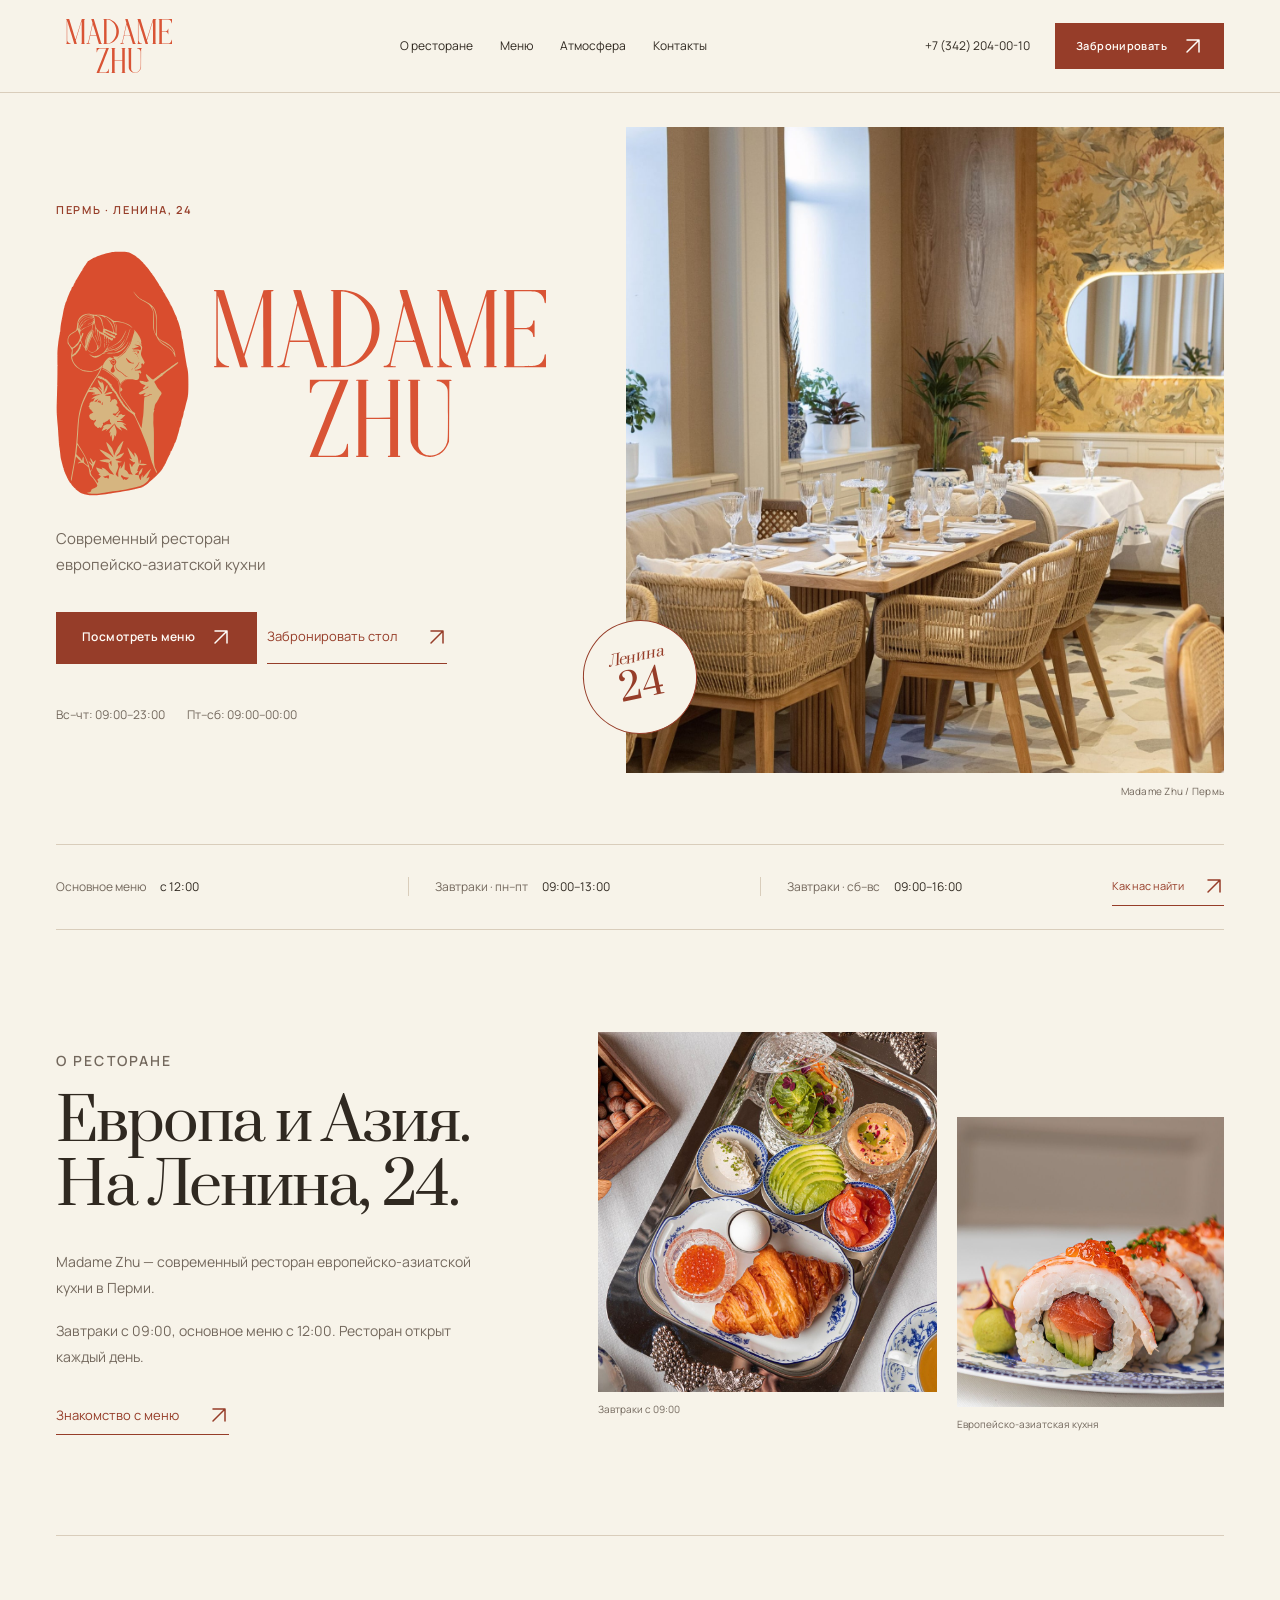
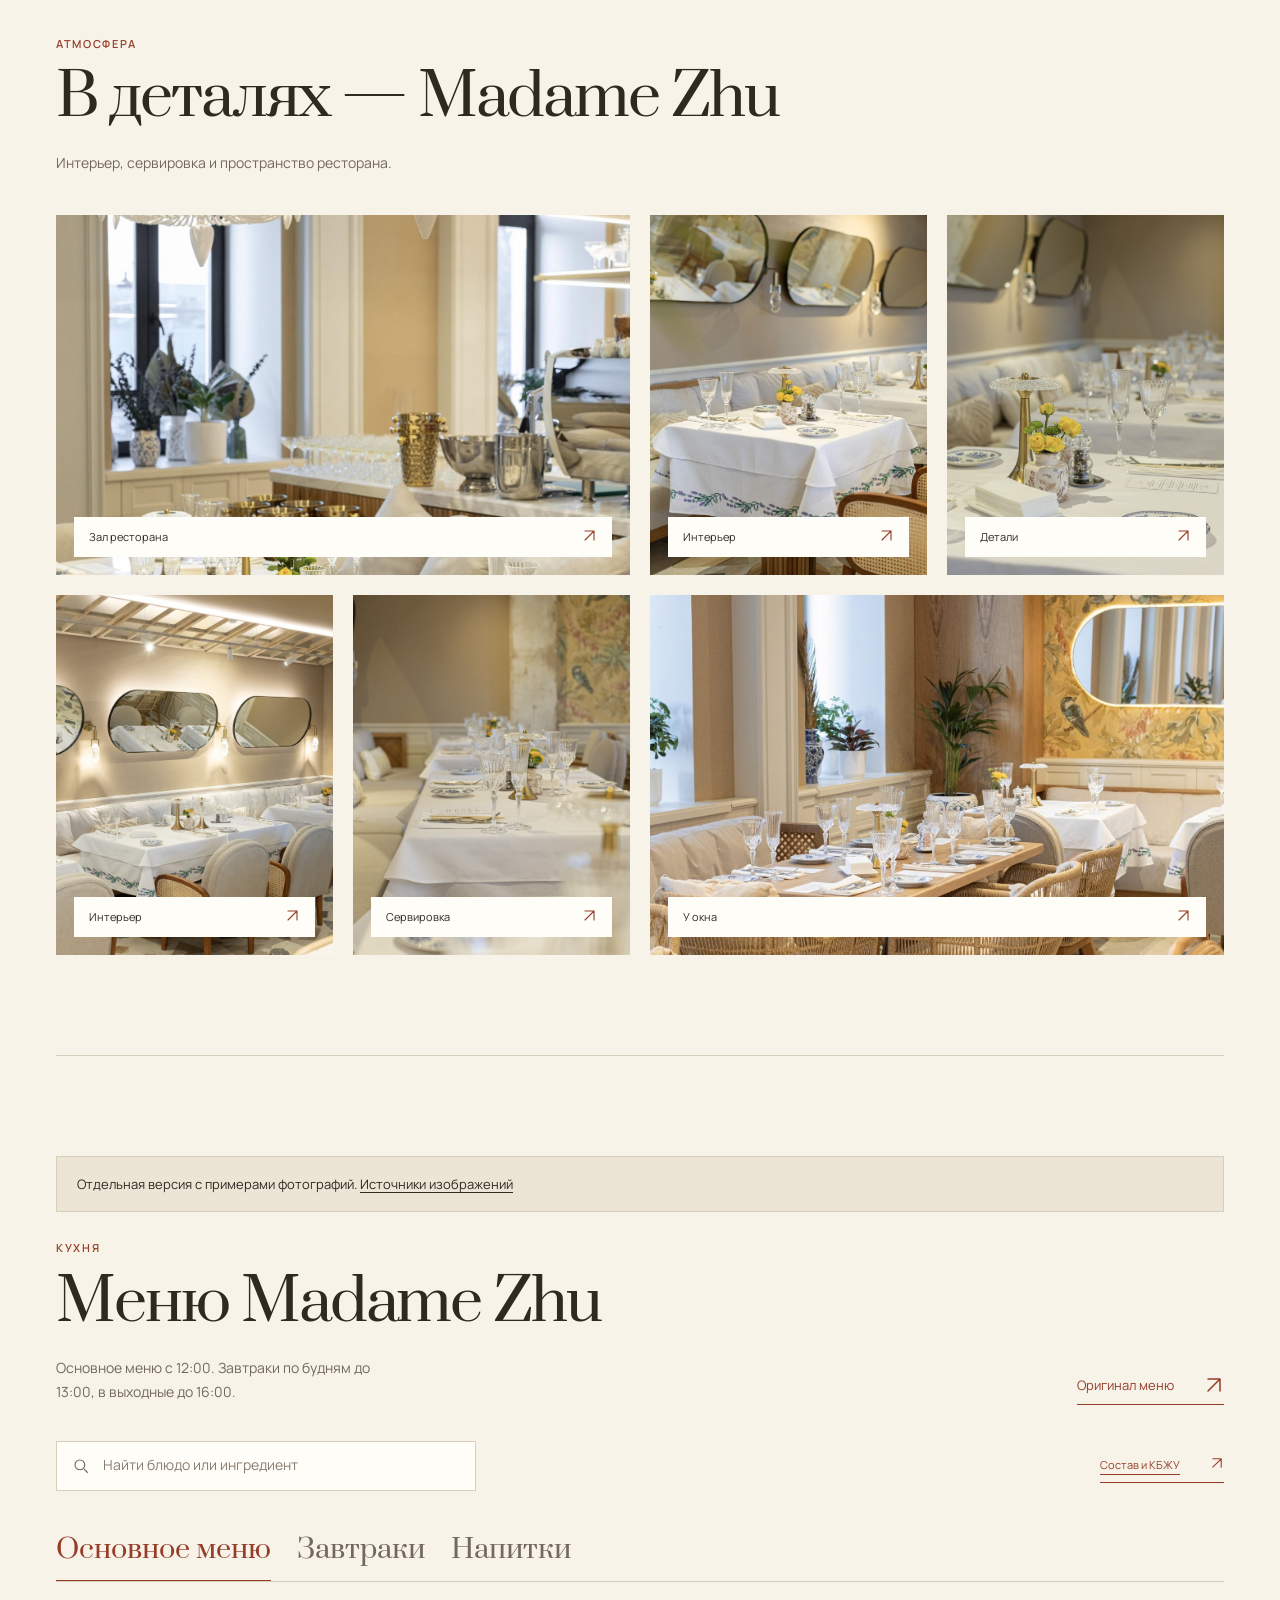
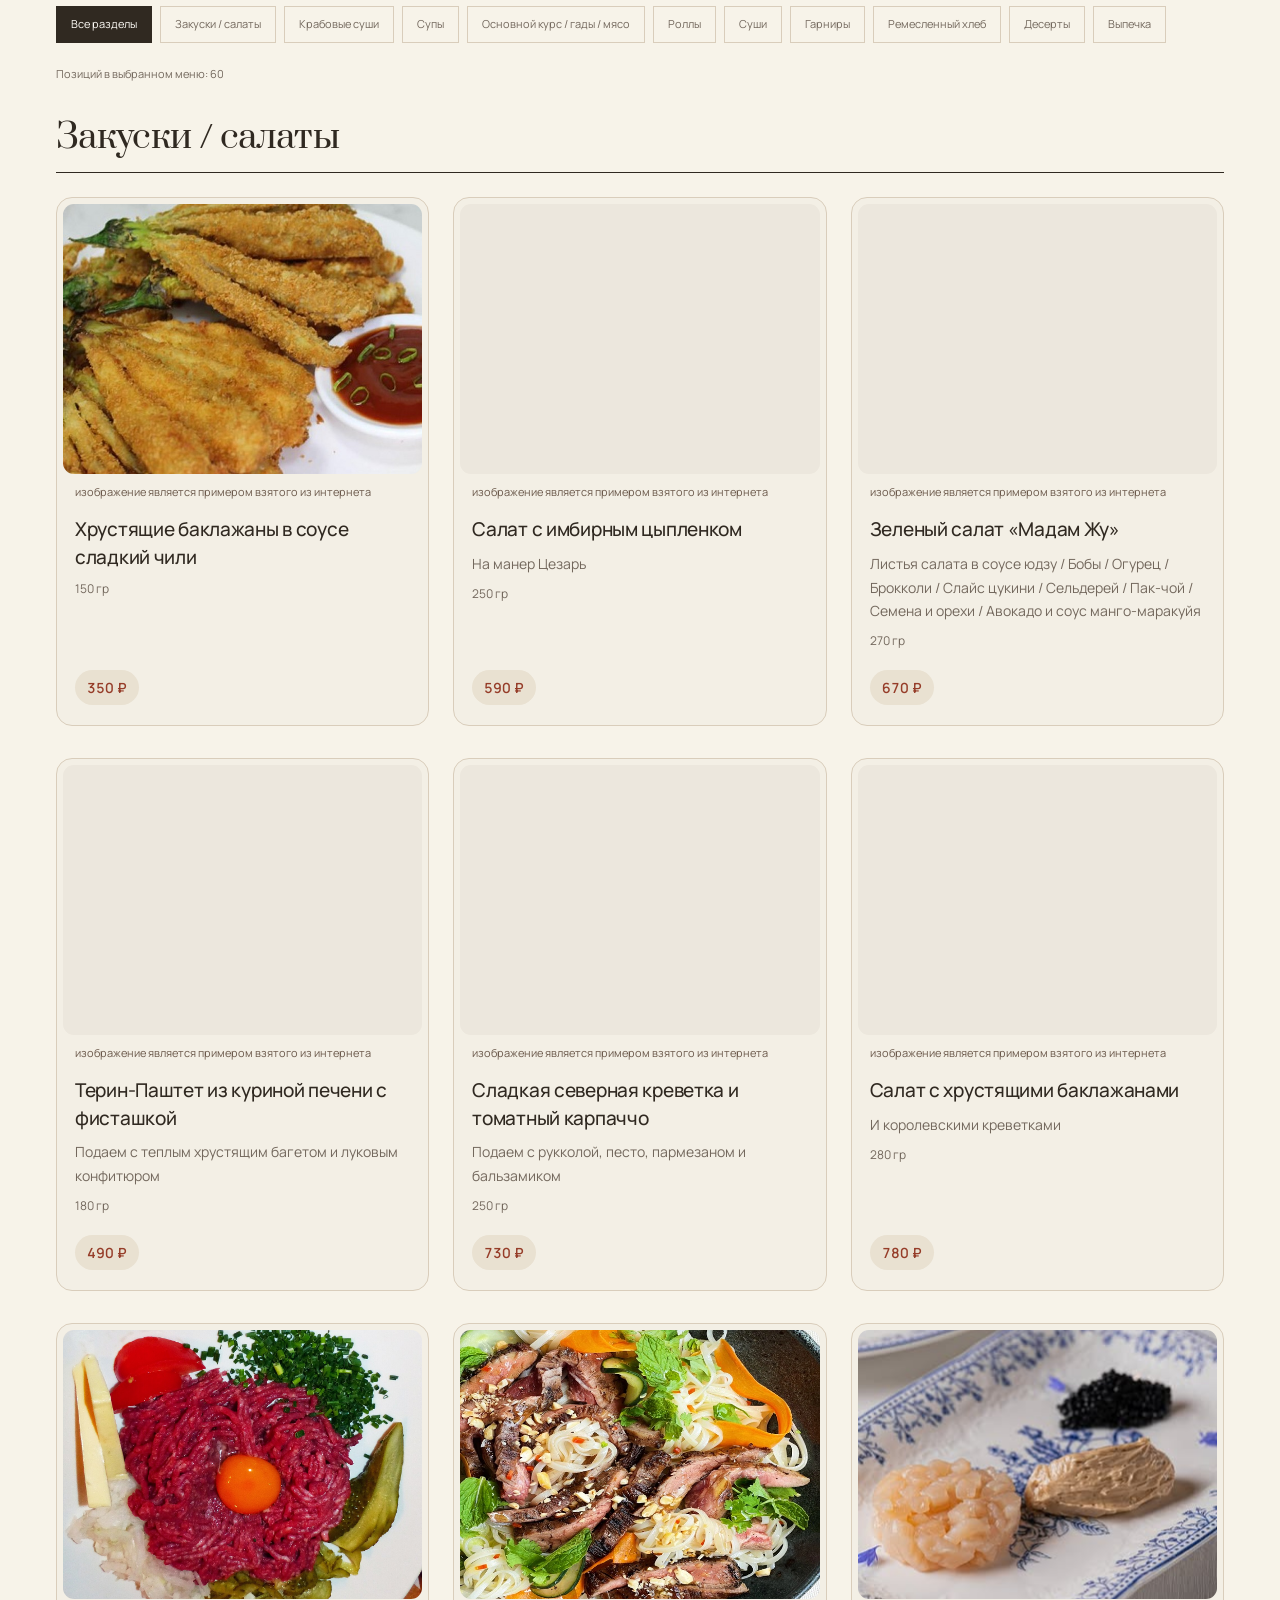
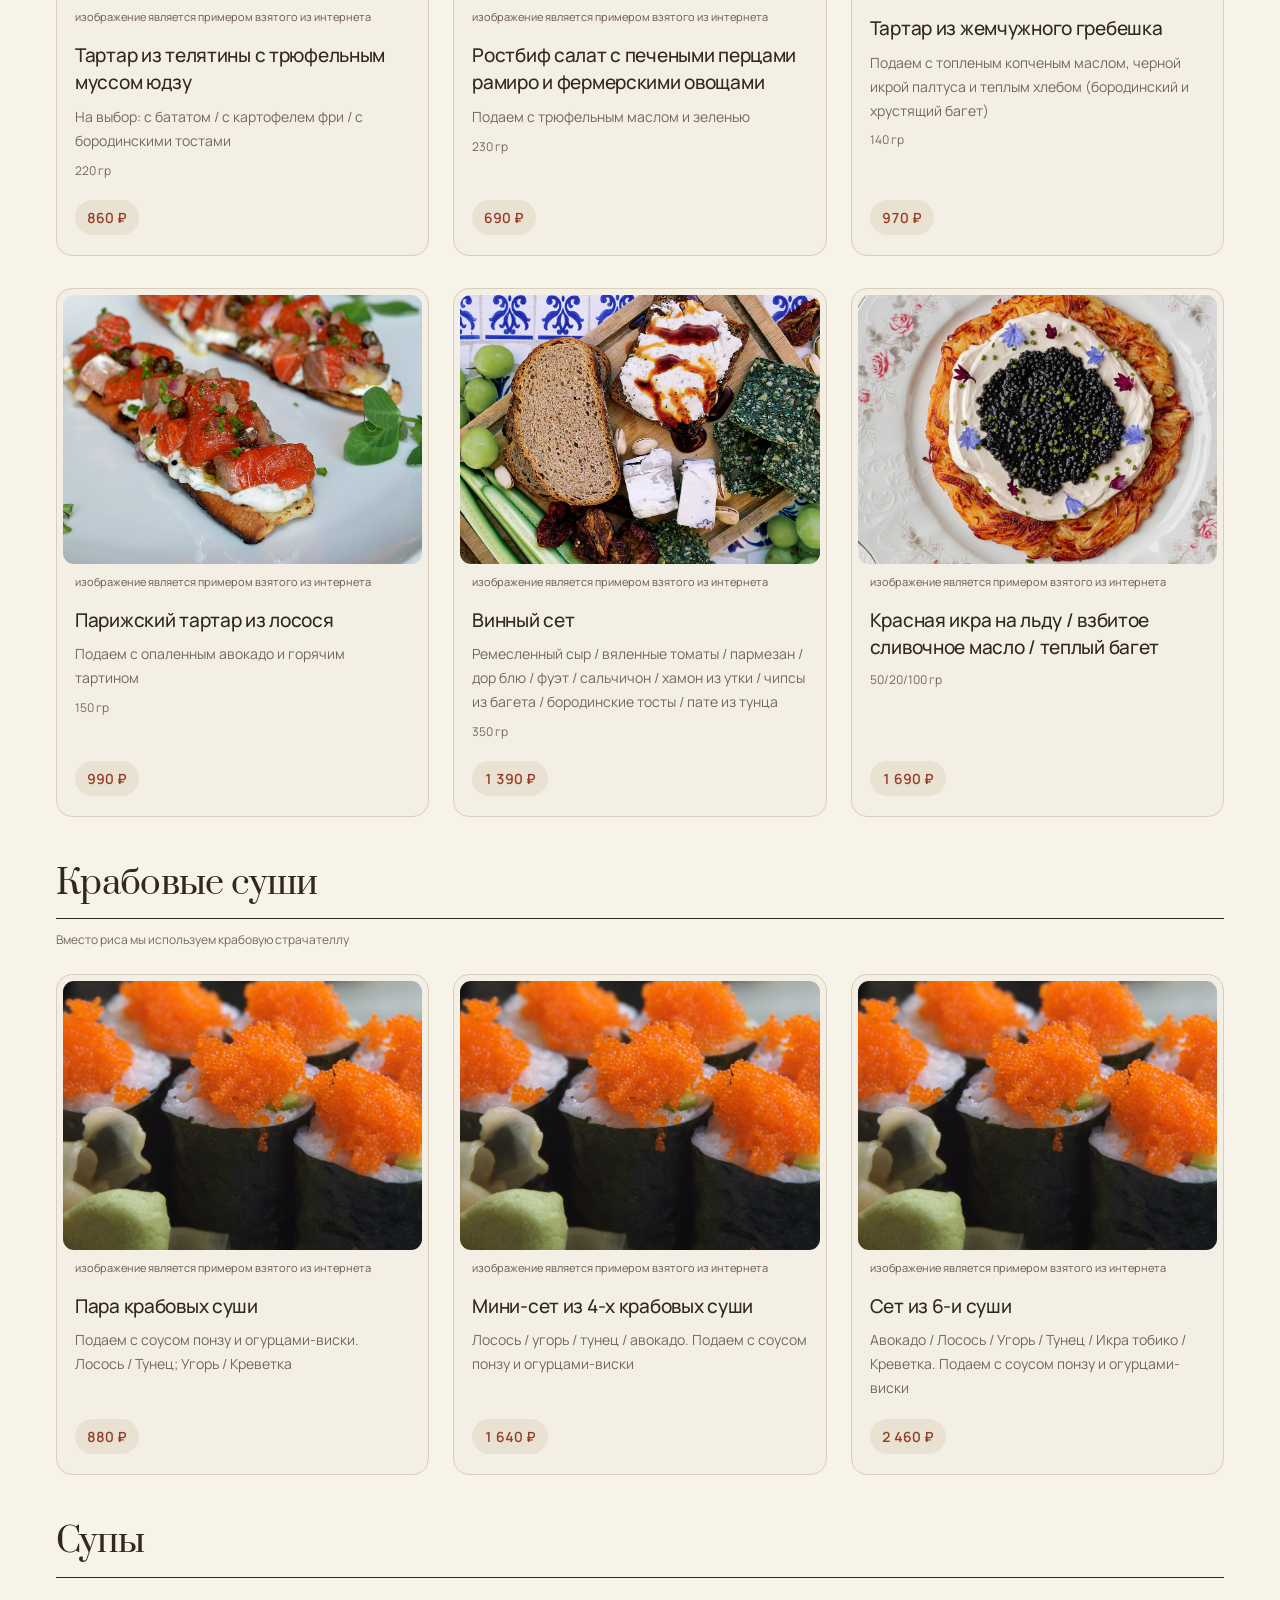
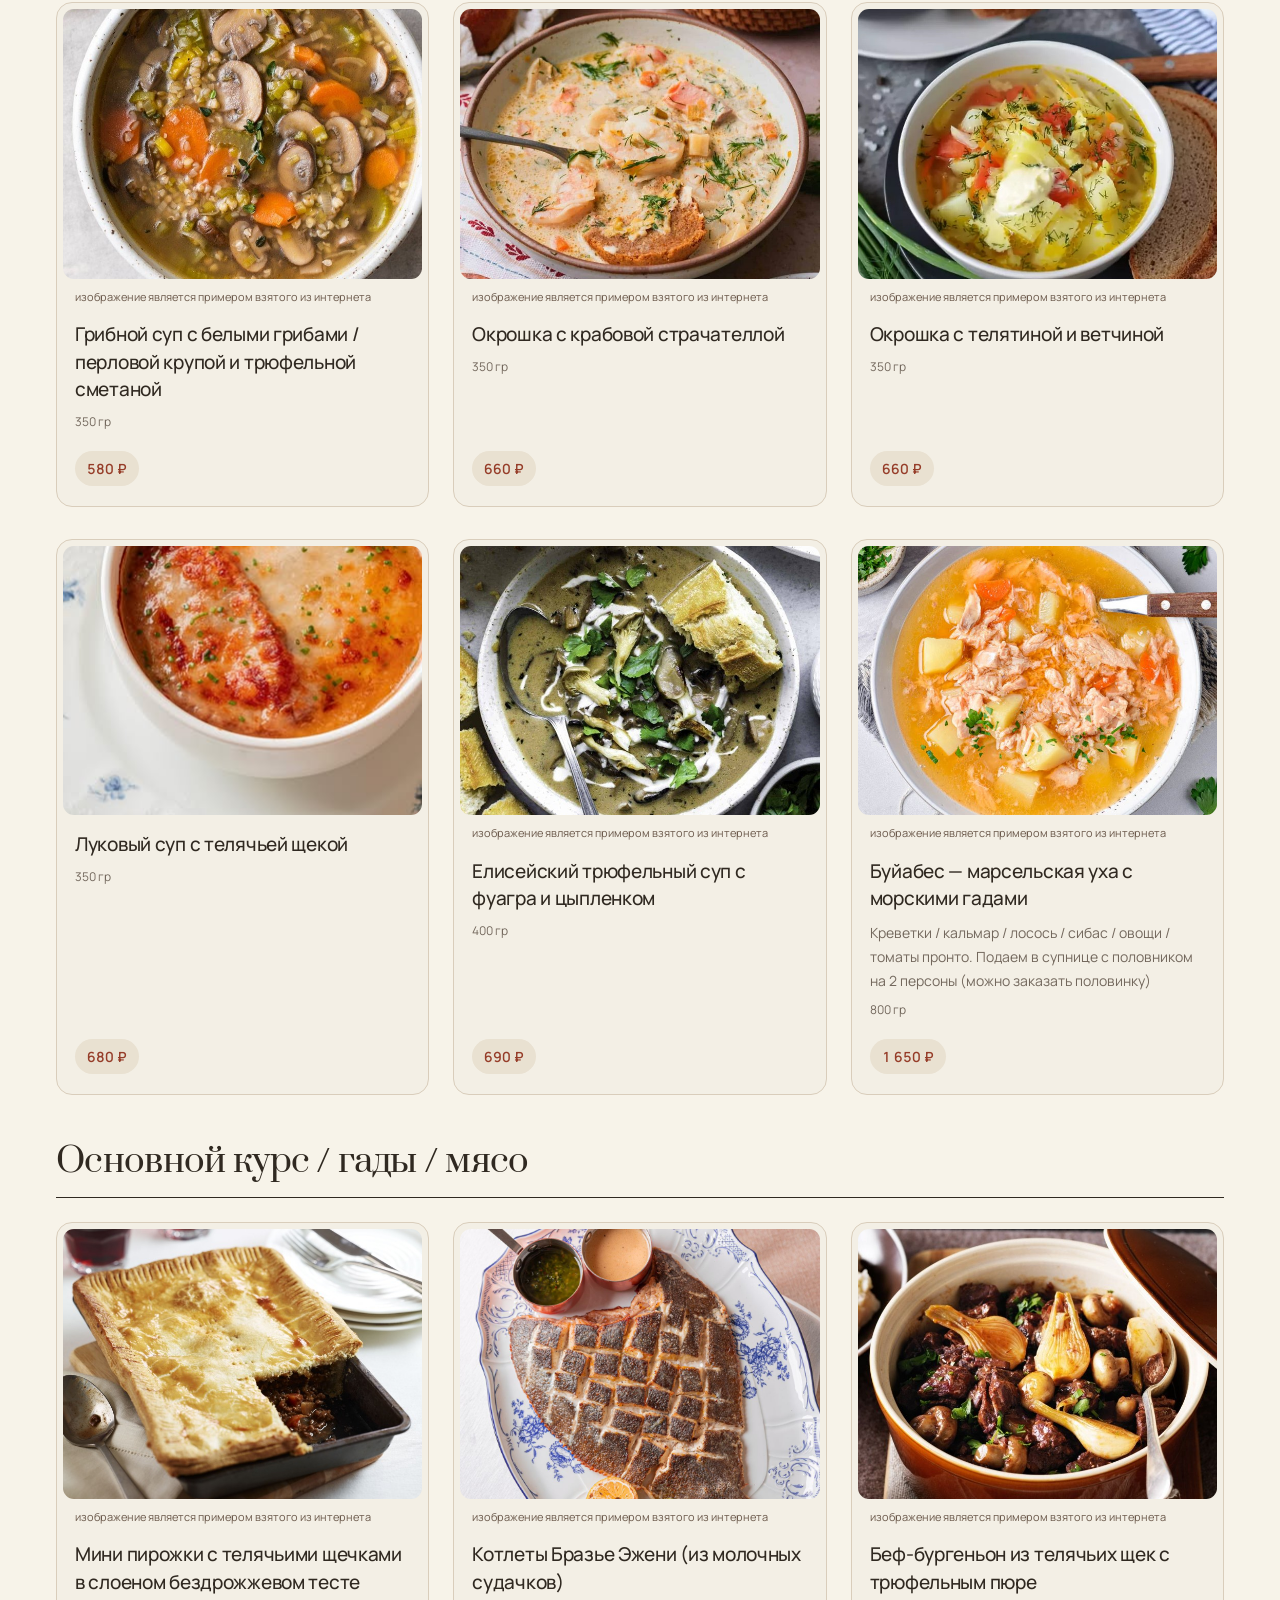
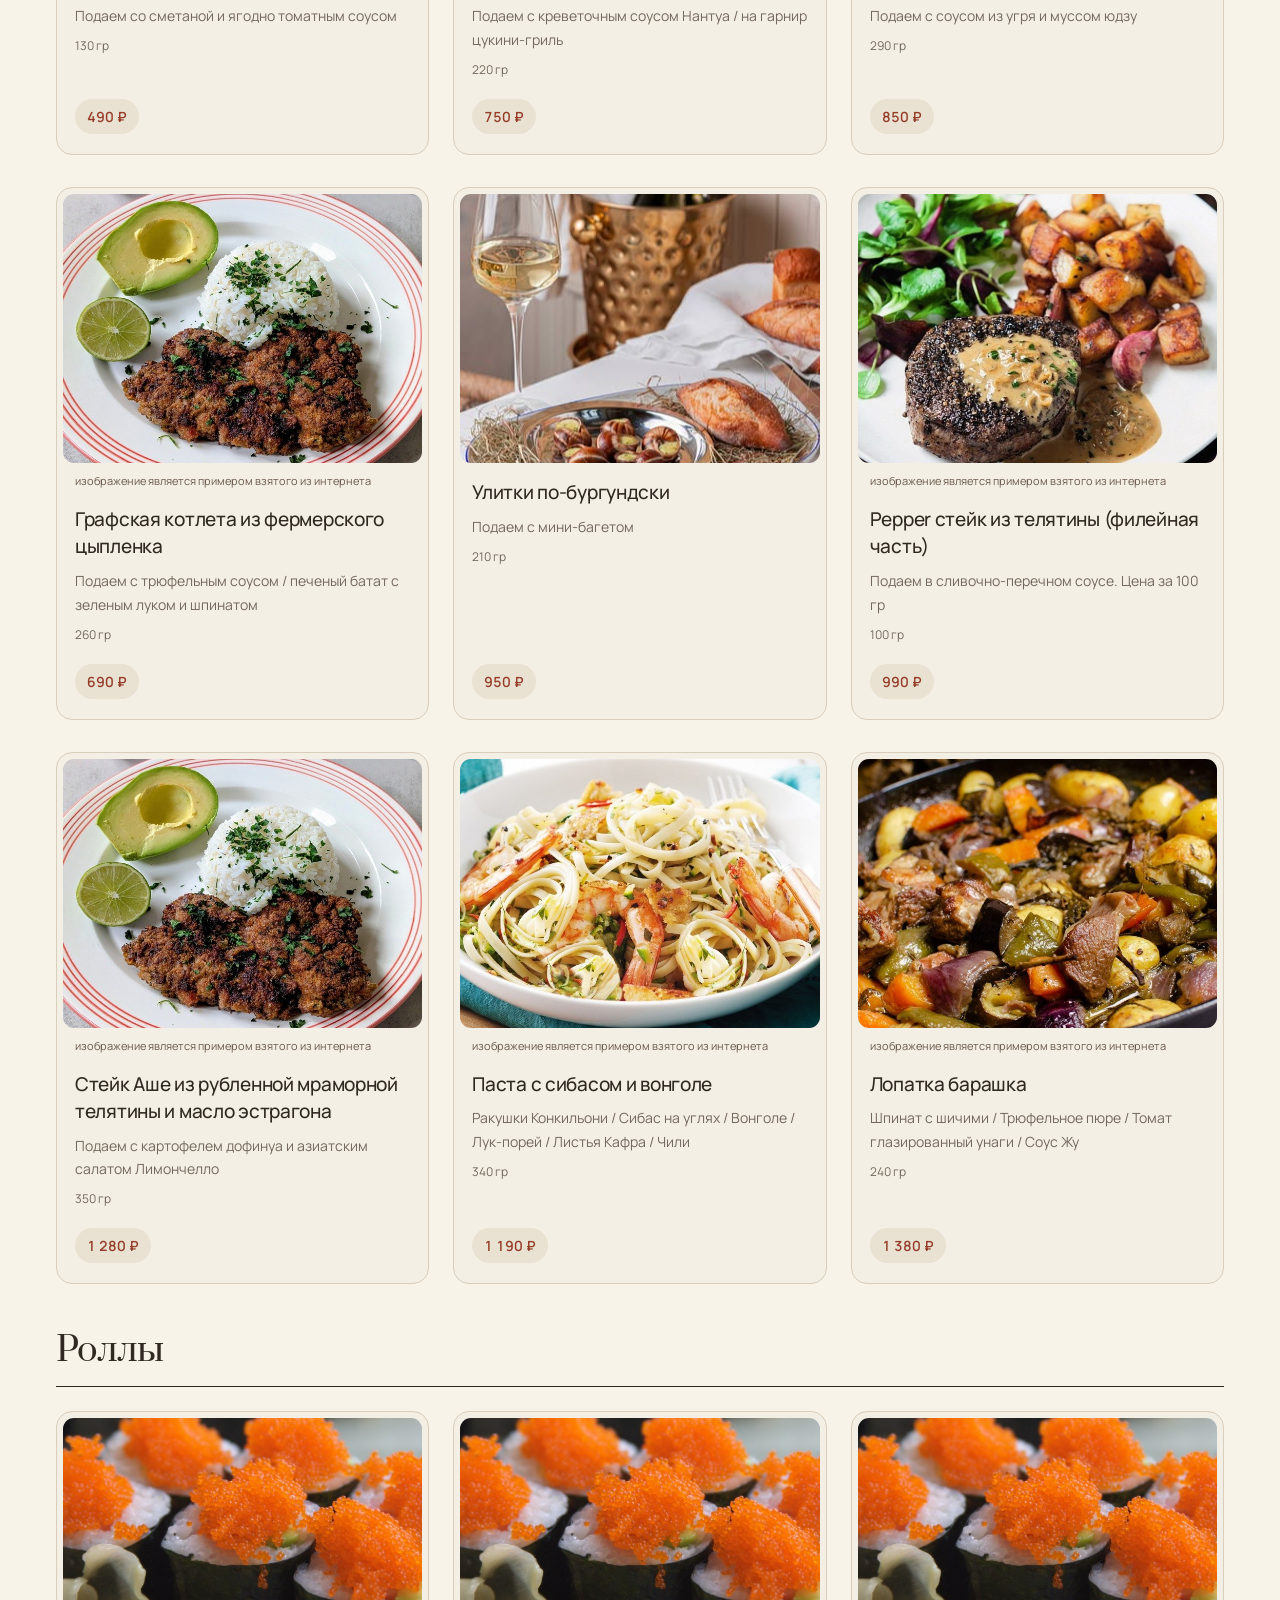
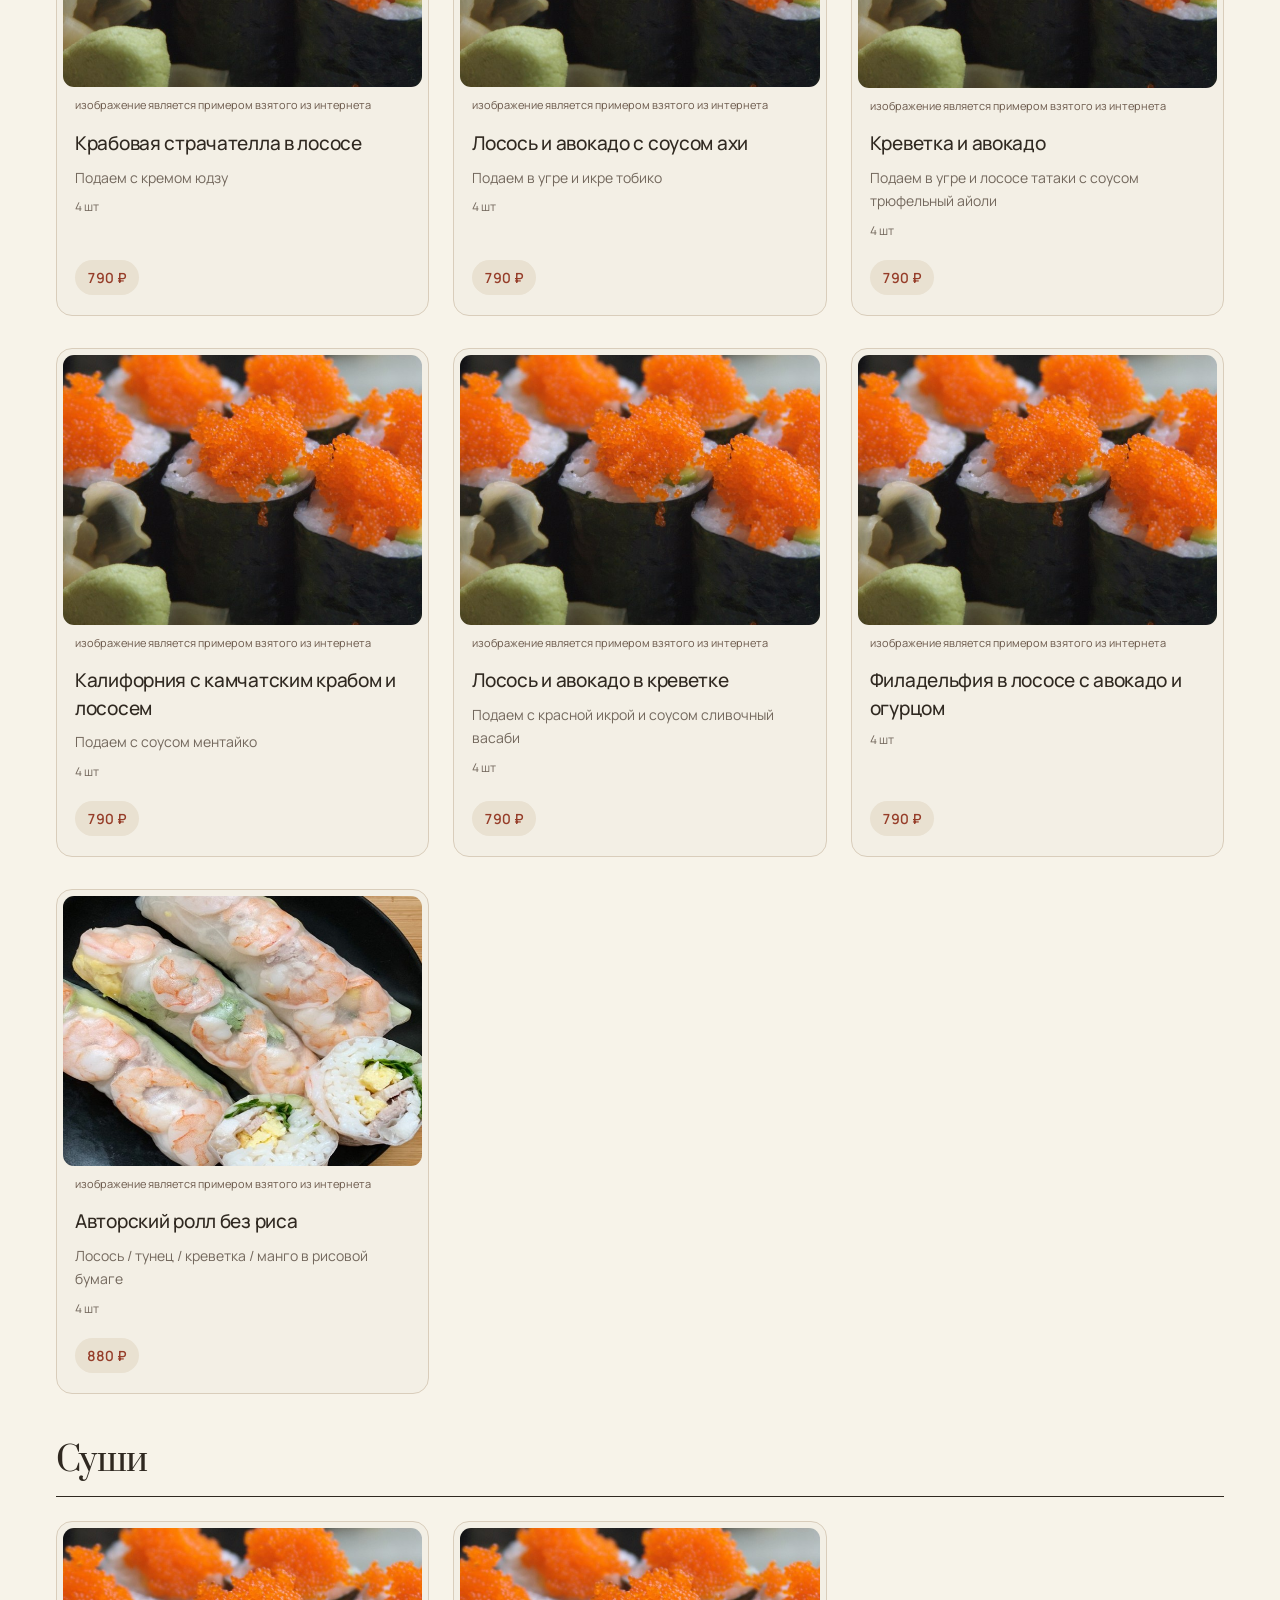
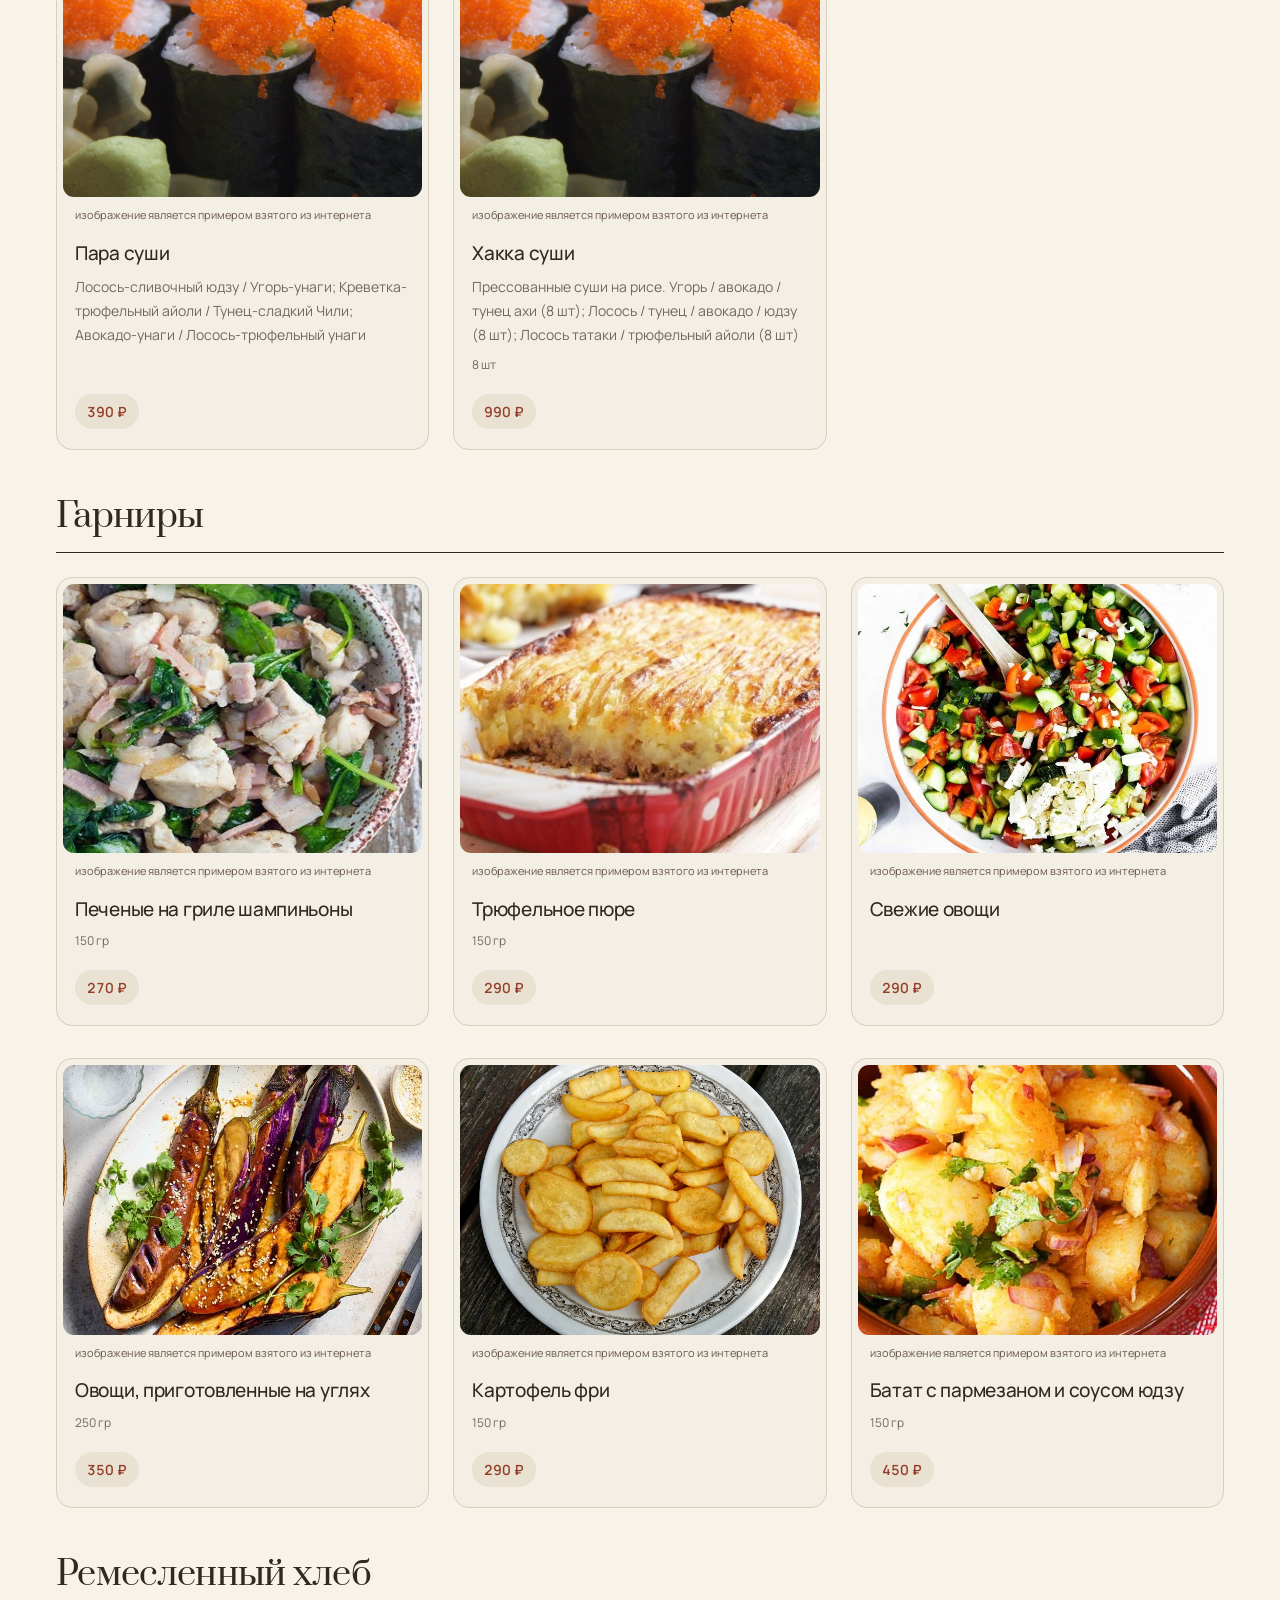
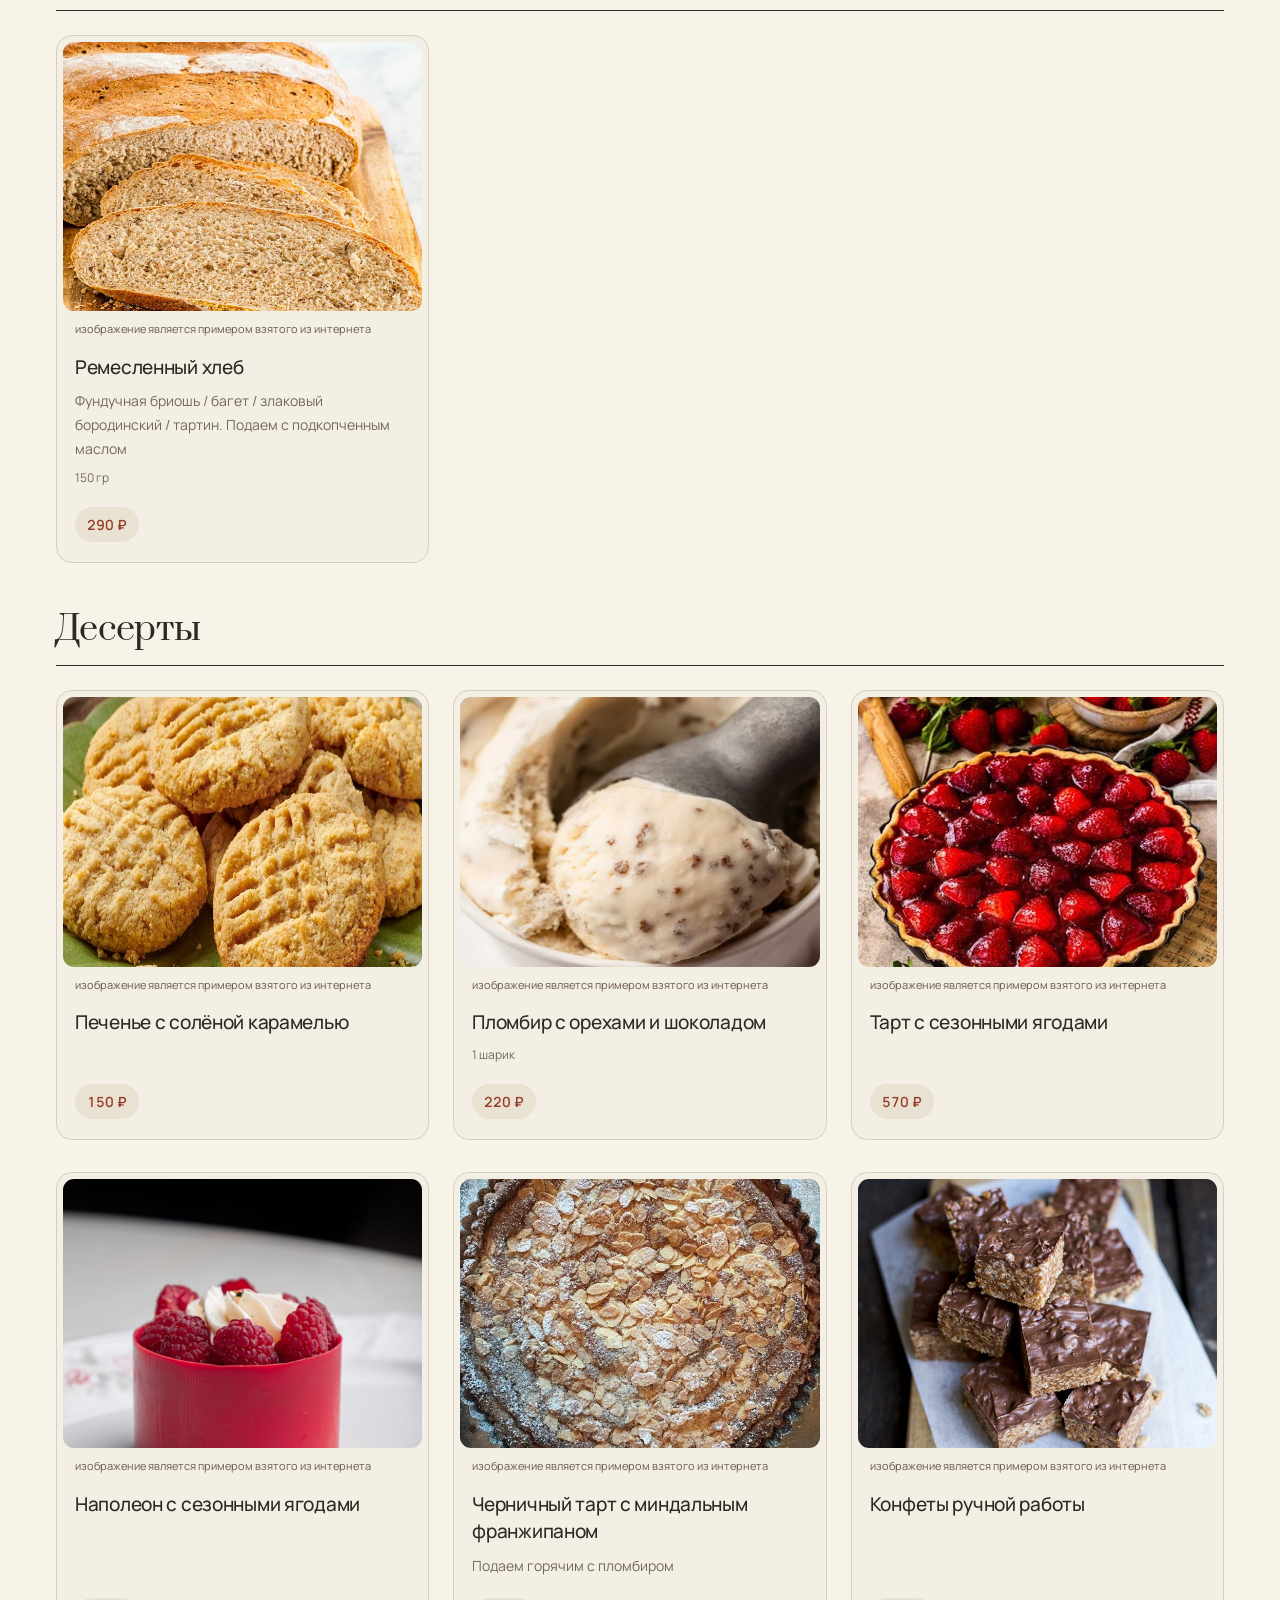
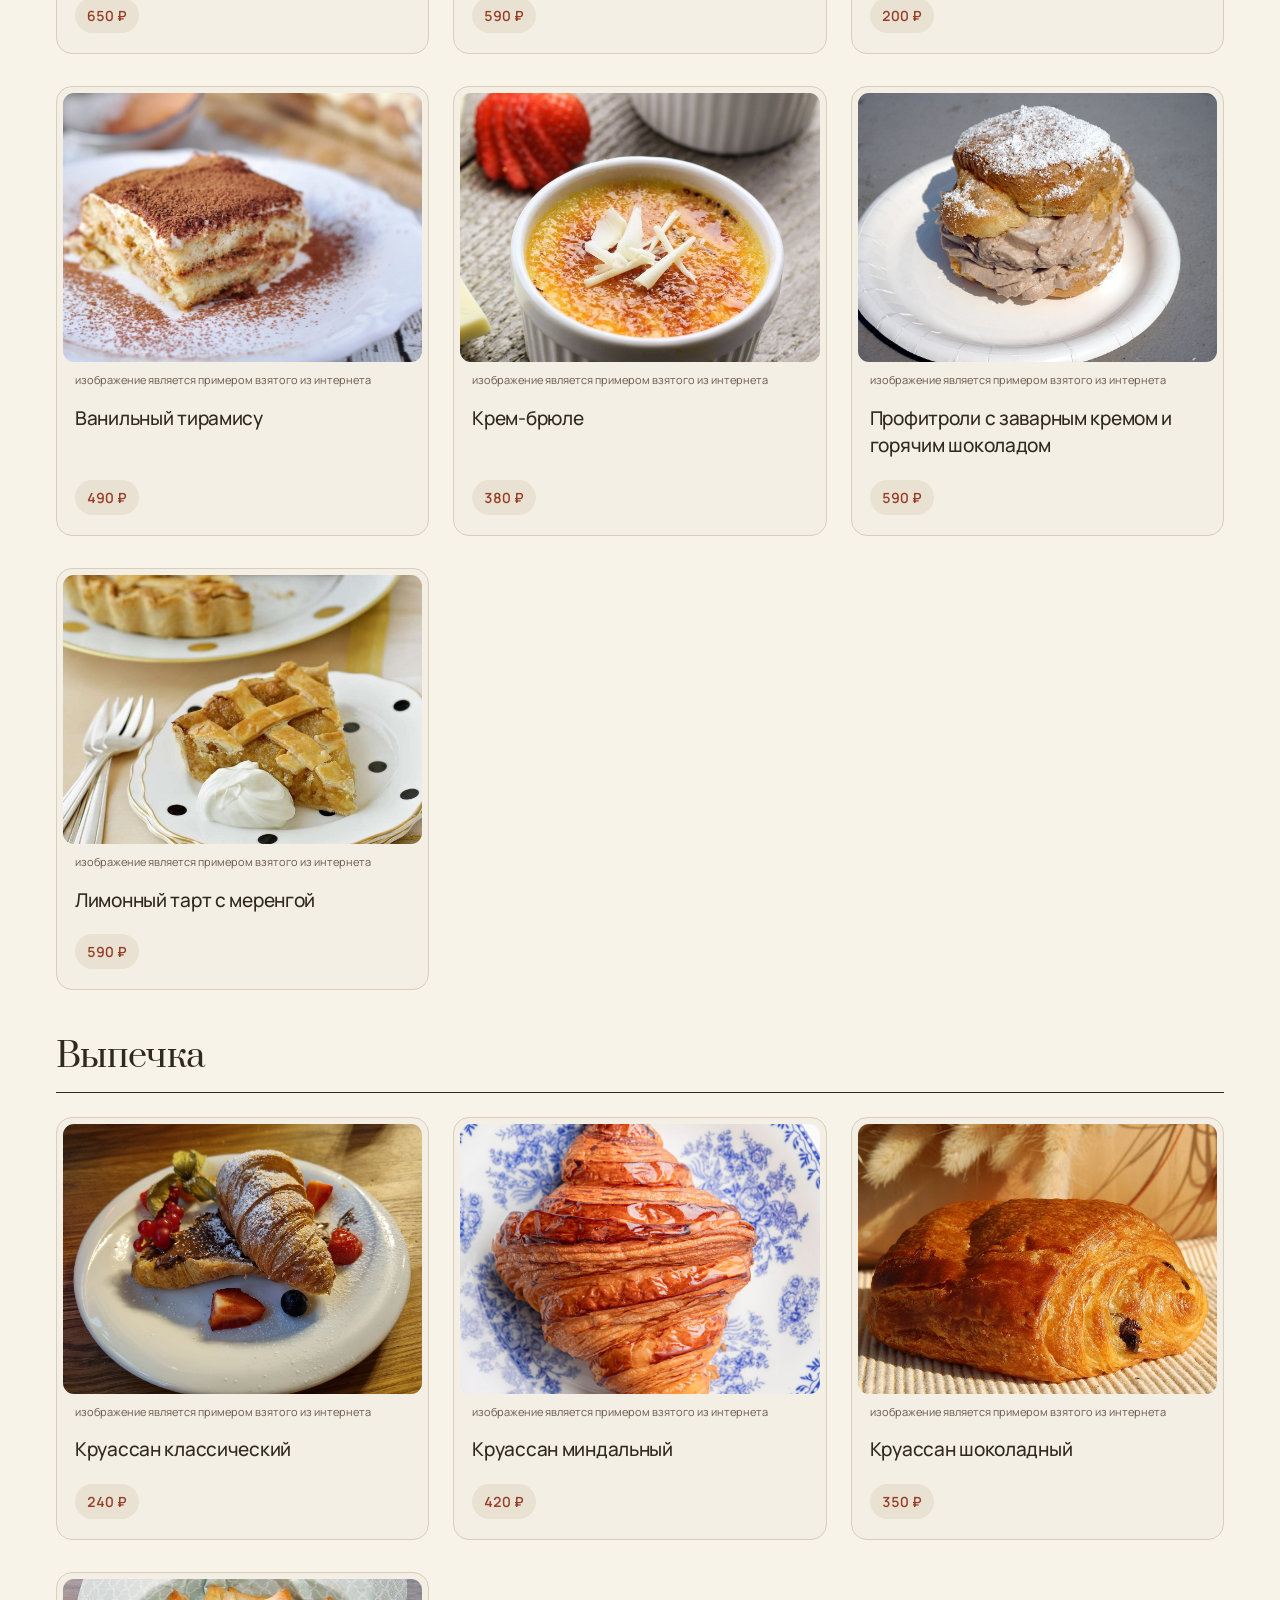
<file: docs/index.html>
<!doctype html>
<html lang="ru">
<head>
  <meta charset="utf-8">
  <meta name="viewport" content="width=device-width, initial-scale=1">
  <meta name="theme-color" content="#f7f3e9">
  <title>Версия с примерами фото · Madame Zhu — ресторан европейско-азиатской кухни в Перми</title>
  <meta name="description" content="Madame Zhu — современный ресторан европейско-азиатской кухни в Перми, ул. Ленина, 24. Меню, завтраки, атмосфера и бронирование стола.">
  <link rel="canonical" href="https://dr4zhba.github.io/MadameZhuSite/">
  <meta property="og:type" content="website">
  <meta property="og:title" content="Madame Zhu — ресторан в Перми">
  <meta property="og:description" content="Современный ресторан европейско-азиатской кухни. Пермь, ул. Ленина, 24.">
  <meta property="og:url" content="https://dr4zhba.github.io/MadameZhuSite/">
  <meta property="og:image" content="https://dr4zhba.github.io/MadameZhuSite/assets/interior-02.jpg">
  <meta property="og:locale" content="ru_RU">
  <link rel="icon" type="image/png" href="assets/logo.png">
  <link rel="preload" as="image" href="assets/interior-02.jpg">
  <link rel="preload" as="font" href="assets/fonts/Prata-Regular.ttf" type="font/ttf" crossorigin>
  <link rel="preload" as="font" href="assets/fonts/Manrope-Regular.ttf" type="font/ttf" crossorigin>
  <link rel="stylesheet" href="styles.css?v=menu-no-scrollbars-1">
  <script src="app.js?v=back-to-top-1" defer></script>
  <script type="application/ld+json">
  {
    "@context":"https://schema.org",
    "@type":"Restaurant",
    "name":"Madame Zhu",
    "description":"Современный ресторан европейско-азиатской кухни",
    "url":"https://dr4zhba.github.io/MadameZhuSite/",
    "image":"https://dr4zhba.github.io/MadameZhuSite/assets/interior-02.jpg",
    "telephone":"+7-342-204-00-10",
    "servesCuisine":["Европейская","Азиатская"],
    "address":{"@type":"PostalAddress","streetAddress":"ул. Ленина, 24","addressLocality":"Пермь","addressCountry":"RU"},
    "openingHoursSpecification":[
      {"@type":"OpeningHoursSpecification","dayOfWeek":["Monday","Tuesday","Wednesday","Thursday","Sunday"],"opens":"09:00","closes":"23:00"},
      {"@type":"OpeningHoursSpecification","dayOfWeek":["Friday","Saturday"],"opens":"09:00","closes":"00:00"}
    ],
    "hasMenu":"https://dr4zhba.github.io/MadameZhuSite/#menu",
    "sameAs":["https://madamezhu.ru/","https://yandex.ru/maps/org/madame_zhu/176235801341/"]
  }
  </script>
</head>
<body id="page-top">
  <a class="skip-link" href="#main">Перейти к содержанию</a>
  <header class="site-header">
    <div class="header-inner shell">
      <a class="brand" href="#" aria-label="Madame Zhu — на главную"><img class="brand-wordmark" src="assets/brand-wordmark.svg" alt="Madame Zhu" width="1077" height="544"></a>
      <nav class="site-nav" id="primary-nav" aria-label="Основная навигация">
        <a href="#about">О ресторане</a><a href="#menu">Меню</a><a href="#atmosphere">Атмосфера</a><a href="#contacts">Контакты</a>
      </nav>
      <div class="header-actions"><a class="phone-link" href="tel:+73422040010">+7 (342) 204-00-10</a><a class="button button-solid" href="#booking">Забронировать <span class="arrow" aria-hidden="true"><svg class="icon-arrow" viewBox="0 0 20 20" width="20" height="20" fill="none" stroke="currentColor" stroke-width="1.5" stroke-linecap="round" stroke-linejoin="round" aria-hidden="true" focusable="false"><path d="M4 16 16 4M4 4h12v12"/></svg></span></a></div>
      <button class="nav-toggle" type="button" aria-controls="primary-nav" aria-expanded="false" aria-label="Открыть меню"><span></span><span></span></button>
    </div>
  </header>
  <main id="main">
    <section class="hero shell" aria-labelledby="hero-title">
      <div class="hero-copy">
        <p class="eyebrow">Пермь · Ленина, 24</p>
        <h1 class="hero-title" id="hero-title" aria-label="Madame Zhu"><span class="hero-identity" aria-hidden="true"><img class="hero-symbol" src="assets/brand-symbol.svg" alt="" width="441" height="815"><img class="hero-wordmark" src="assets/brand-wordmark.svg" alt="" width="1077" height="544"></span></h1>
        <p class="hero-description">Современный ресторан<br>европейско-азиатской кухни</p>
        <div class="hero-actions"><a class="button button-solid" href="#menu">Посмотреть меню <span class="arrow" aria-hidden="true"><svg class="icon-arrow" viewBox="0 0 20 20" width="20" height="20" fill="none" stroke="currentColor" stroke-width="1.5" stroke-linecap="round" stroke-linejoin="round" aria-hidden="true" focusable="false"><path d="M4 16 16 4M4 4h12v12"/></svg></span></a><a class="text-link" href="#booking">Забронировать стол <span class="arrow" aria-hidden="true"><svg class="icon-arrow" viewBox="0 0 20 20" width="20" height="20" fill="none" stroke="currentColor" stroke-width="1.5" stroke-linecap="round" stroke-linejoin="round" aria-hidden="true" focusable="false"><path d="M4 16 16 4M4 4h12v12"/></svg></span></a></div>
        <div class="hero-details" aria-label="График работы ресторана"><span>Вс–чт: 09:00–23:00</span><span>Пт–сб: 09:00–00:00</span></div>
      </div>
      <div class="hero-visual">
        <img class="hero-image" src="assets/interior-02.jpg" alt="Стол у арочных окон и цветочной стены в Madame Zhu" width="1680" height="2520" fetchpriority="high">
        <span class="hero-stamp" aria-hidden="true">Ленина<span>24</span></span>
        <p class="image-caption">Madame Zhu / Пермь</p>
      </div>
    </section>
    <div class="facts-strip shell" aria-label="Часы подачи меню">
      <div class="fact-item"><span>Основное меню</span><strong>с 12:00</strong></div>
      <div class="fact-item"><span>Завтраки · пн–пт</span><strong>09:00–13:00</strong></div>
      <div class="fact-item"><span>Завтраки · сб–вс</span><strong>09:00–16:00</strong></div>
      <a class="text-link" href="#contacts">Как нас найти <span class="arrow" aria-hidden="true"><svg class="icon-arrow" viewBox="0 0 20 20" width="20" height="20" fill="none" stroke="currentColor" stroke-width="1.5" stroke-linecap="round" stroke-linejoin="round" aria-hidden="true" focusable="false"><path d="M4 16 16 4M4 4h12v12"/></svg></span></a>
    </div>
    <section class="section shell" id="about" aria-labelledby="about-title">
      <div class="about-grid">
        <div class="about-copy">
          <p class="eyebrow">О ресторане</p>
          <h2 id="about-title">Европа и Азия.<br>На <span class="address-nowrap">Ленина, 24.</span></h2>
          <p>Madame Zhu — современный ресторан европейско-азиатской кухни в Перми.</p>
          <p>Завтраки с 09:00, основное меню с 12:00. Ресторан открыт каждый день.</p>
          <a class="text-link" href="#menu">Знакомство с меню <span class="arrow" aria-hidden="true"><svg class="icon-arrow" viewBox="0 0 20 20" width="20" height="20" fill="none" stroke="currentColor" stroke-width="1.5" stroke-linecap="round" stroke-linejoin="round" aria-hidden="true" focusable="false"><path d="M4 16 16 4M4 4h12v12"/></svg></span></a>
        </div>
        <div class="about-images">
          <figure><img src="assets/food-breakfast.jpg" alt="Завтрак на подносе в ресторане Madame Zhu" width="1066" height="1600" loading="lazy"><figcaption>Завтраки с 09:00</figcaption></figure>
          <figure><img src="assets/food-rolls.jpg" alt="Роллы из официальной галереи Madame Zhu" width="1066" height="1600" loading="lazy"><figcaption>Европейско-азиатская кухня</figcaption></figure>
        </div>
      </div>
    </section>
    <section class="section shell" id="atmosphere" aria-labelledby="atmosphere-title">
      <div class="section-heading"><p class="eyebrow">Атмосфера</p><h2 id="atmosphere-title">В деталях — Madame Zhu</h2><p class="section-intro">Интерьер, сервировка и пространство ресторана.</p></div>
      <div class="gallery-grid">
        <button class="gallery-item" type="button" data-gallery-index="0" aria-label="Увеличить фото: зал с люстрами и круглым столом"><img src="assets/interior-06.jpg" alt="Зал с люстрами и круглым столом" width="1680" height="2520" loading="lazy"><span class="gallery-caption">Зал ресторана <span aria-hidden="true"><svg class="icon-arrow" viewBox="0 0 20 20" width="20" height="20" fill="none" stroke="currentColor" stroke-width="1.5" stroke-linecap="round" stroke-linejoin="round" aria-hidden="true" focusable="false"><path d="M4 16 16 4M4 4h12v12"/></svg></span></span></button>
        <button class="gallery-item" type="button" data-gallery-index="1" aria-label="Увеличить фото: столы у стены с зеркалами"><img src="assets/interior-01.jpg" alt="Столы у стены с зеркалами" width="1680" height="2520" loading="lazy"><span class="gallery-caption">Интерьер <span aria-hidden="true"><svg class="icon-arrow" viewBox="0 0 20 20" width="20" height="20" fill="none" stroke="currentColor" stroke-width="1.5" stroke-linecap="round" stroke-linejoin="round" aria-hidden="true" focusable="false"><path d="M4 16 16 4M4 4h12v12"/></svg></span></span></button>
        <button class="gallery-item" type="button" data-gallery-index="2" aria-label="Увеличить фото: детали сервировки и цветы"><img src="assets/interior-05.jpg" alt="Детали сервировки и цветы" width="1680" height="2520" loading="lazy"><span class="gallery-caption">Детали <span aria-hidden="true"><svg class="icon-arrow" viewBox="0 0 20 20" width="20" height="20" fill="none" stroke="currentColor" stroke-width="1.5" stroke-linecap="round" stroke-linejoin="round" aria-hidden="true" focusable="false"><path d="M4 16 16 4M4 4h12v12"/></svg></span></span></button>
        <button class="gallery-item" type="button" data-gallery-index="3" aria-label="Увеличить фото: мягкие кресла и зеркала"><img src="assets/interior-04.jpg" alt="Мягкие кресла и зеркала" width="1680" height="2520" loading="lazy"><span class="gallery-caption">Интерьер <span aria-hidden="true"><svg class="icon-arrow" viewBox="0 0 20 20" width="20" height="20" fill="none" stroke="currentColor" stroke-width="1.5" stroke-linecap="round" stroke-linejoin="round" aria-hidden="true" focusable="false"><path d="M4 16 16 4M4 4h12v12"/></svg></span></span></button>
        <button class="gallery-item" type="button" data-gallery-index="4" aria-label="Увеличить фото: сервировка столов"><img src="assets/interior-03.jpg" alt="Сервировка столов, перспектива зала" width="1680" height="2520" loading="lazy"><span class="gallery-caption">Сервировка <span aria-hidden="true"><svg class="icon-arrow" viewBox="0 0 20 20" width="20" height="20" fill="none" stroke="currentColor" stroke-width="1.5" stroke-linecap="round" stroke-linejoin="round" aria-hidden="true" focusable="false"><path d="M4 16 16 4M4 4h12v12"/></svg></span></span></button>
        <button class="gallery-item" type="button" data-gallery-index="5" aria-label="Увеличить фото: стол у арочных окон"><img src="assets/interior-02.jpg" alt="Стол у арочных окон и цветочной стены" width="1680" height="2520" loading="lazy"><span class="gallery-caption">У окна <span aria-hidden="true"><svg class="icon-arrow" viewBox="0 0 20 20" width="20" height="20" fill="none" stroke="currentColor" stroke-width="1.5" stroke-linecap="round" stroke-linejoin="round" aria-hidden="true" focusable="false"><path d="M4 16 16 4M4 4h12v12"/></svg></span></span></button>
      </div>
    </section>
    <section class="section shell" id="menu" aria-labelledby="menu-title">
      <aside class="example-version-note">Отдельная версия с примерами фотографий. <a href="photo-sources.html">Источники изображений</a></aside>
      <div class="menu-heading-flex"><div class="section-heading"><p class="eyebrow">Кухня</p><h2 id="menu-title">Меню Madame Zhu</h2><p class="section-intro">Основное меню с 12:00. Завтраки по будням до 13:00, в выходные до 16:00.</p></div><button class="text-link" type="button" id="view-original-menu">Оригинал меню <span class="arrow" aria-hidden="true"><svg class="icon-arrow" viewBox="0 0 20 20" width="20" height="20" fill="none" stroke="currentColor" stroke-width="1.5" stroke-linecap="round" stroke-linejoin="round" aria-hidden="true" focusable="false"><path d="M4 16 16 4M4 4h12v12"/></svg></span></button></div>
      <div class="menu-tools">
        <div class="menu-search"><label class="sr-only" for="menu-search">Поиск по меню</label><svg viewBox="0 0 24 24" fill="none" stroke="currentColor" stroke-width="1.5" aria-hidden="true"><circle cx="10.5" cy="10.5" r="6.5"/><path d="m16 16 5 5"/></svg><input id="menu-search" type="search" placeholder="Найти блюдо или ингредиент" autocomplete="off" maxlength="120"><button id="clear-search" type="button" aria-label="Очистить поиск" hidden>×</button></div>
        <div class="menu-links"><a class="text-link" href="https://madamezhu.ru/kbzu" target="_blank" rel="noopener noreferrer">Состав и КБЖУ <span aria-hidden="true"><svg class="icon-arrow" viewBox="0 0 20 20" width="20" height="20" fill="none" stroke="currentColor" stroke-width="1.5" stroke-linecap="round" stroke-linejoin="round" aria-hidden="true" focusable="false"><path d="M4 16 16 4M4 4h12v12"/></svg></span></a></div>
      </div>
      <div class="menu-group-tabs" role="tablist" aria-label="Виды меню"><button class="group-tab" id="tab-main" type="button" role="tab" aria-selected="true" aria-controls="menu-content" data-group="main">Основное меню</button><button class="group-tab" id="tab-breakfast" type="button" role="tab" aria-selected="false" aria-controls="menu-content" tabindex="-1" data-group="breakfast">Завтраки</button><button class="group-tab" id="tab-drinks" type="button" role="tab" aria-selected="false" aria-controls="menu-content" tabindex="-1" data-group="drinks">Напитки</button></div>
      <p class="category-note" id="menu-schedule-note" hidden></p>
      <div id="category-list" class="category-list" aria-label="Разделы меню"></div>
      <p class="menu-status" id="menu-status" role="status" aria-live="polite">Загружаем меню…</p>
      <div id="menu-content" role="tabpanel" aria-labelledby="tab-main"></div>
      <div class="empty-state" id="empty-state" hidden><h3>Ничего не нашлось</h3><p>Попробуйте другое название или ингредиент.</p><button class="text-link" type="button" id="reset-menu">Сбросить поиск и фильтры <span aria-hidden="true"><svg class="icon-arrow" viewBox="0 0 20 20" width="20" height="20" fill="none" stroke="currentColor" stroke-width="1.5" stroke-linecap="round" stroke-linejoin="round" aria-hidden="true" focusable="false"><path d="M4 16 16 4M4 4h12v12"/></svg></span></button></div>
      <div class="menu-unavailable" id="menu-unavailable" hidden><h3>Не удалось загрузить каталог</h3><p>Вы можете открыть оригинал меню или связаться с рестораном.</p><button class="button button-outline" type="button" id="fallback-original-menu">Открыть оригинал меню</button></div>
      <noscript><p>Для поиска и просмотра текстового каталога включите JavaScript. <a href="assets/menu-original-01.jpg">Основное меню</a> · <a href="assets/menu-original-02.jpg">Завтраки и напитки</a></p></noscript>
    </section>
    <section class="section shell" id="booking" aria-labelledby="booking-title">
      <div class="booking-panel"><p class="eyebrow">Ваш стол в Madame Zhu</p><h2 id="booking-title">До встречи<br>на Ленина, 24</h2><p>Чтобы забронировать стол, напишите в Telegram ресторана или позвоните.</p><div class="booking-actions"><a class="button button-solid" href="https://t.me/MMadame_Zhu" target="_blank" rel="noopener noreferrer">Забронировать в Telegram <span class="arrow" aria-hidden="true"><svg class="icon-arrow" viewBox="0 0 20 20" width="20" height="20" fill="none" stroke="currentColor" stroke-width="1.5" stroke-linecap="round" stroke-linejoin="round" aria-hidden="true" focusable="false"><path d="M4 16 16 4M4 4h12v12"/></svg></span></a><a class="booking-phone" href="tel:+73422040010">+7 (342) 204-00-10</a></div></div>
    </section>
    <section class="section shell" id="contacts" aria-labelledby="contacts-title">
      <div class="section-heading"><p class="eyebrow" id="contacts-title">Контакты</p></div>
      <div class="contacts-grid"><div class="contact-info"><div class="contact-item"><h3>Адрес</h3><p>Пермь, улица Ленина, 24</p></div><div class="contact-item"><h3>Время работы</h3><p>Воскресенье — четверг: 09:00–23:00<br>Пятница — суббота: 09:00–00:00</p></div><div class="contact-item"><h3>Связаться с рестораном</h3><p><a href="tel:+73422040010">+7 (342) 204-00-10</a></p><a class="text-link" href="https://t.me/MMadame_Zhu" target="_blank" rel="noopener noreferrer">Написать в Telegram <span aria-hidden="true"><svg class="icon-arrow" viewBox="0 0 20 20" width="20" height="20" fill="none" stroke="currentColor" stroke-width="1.5" stroke-linecap="round" stroke-linejoin="round" aria-hidden="true" focusable="false"><path d="M4 16 16 4M4 4h12v12"/></svg></span></a></div></div><div class="map-card map-embed"><iframe src="https://yandex.ru/map-widget/v1/?oid=176235801341&amp;ol=biz&amp;z=16" title="Madame Zhu — Пермь, улица Ленина, 24 на Яндекс Картах" width="650" height="360" loading="eager" allowfullscreen referrerpolicy="no-referrer-when-downgrade"></iframe><a class="map-open-link" href="https://yandex.ru/maps/org/madame_zhu/176235801341/" target="_blank" rel="noopener noreferrer">Открыть в Яндекс Картах <svg class="icon-arrow" viewBox="0 0 20 20" width="20" height="20" fill="none" stroke="currentColor" stroke-width="1.5" stroke-linecap="round" stroke-linejoin="round" aria-hidden="true" focusable="false"><path d="M4 16 16 4M4 4h12v12"/></svg></a></div></div>
    </section>
  </main>
  <footer class="site-footer"><div class="footer-inner shell"><a class="footer-brand" href="#" aria-label="Madame Zhu — наверх"><img src="assets/brand-wordmark.svg" alt="Madame Zhu" width="1077" height="544"></a><div class="footer-links"><a href="#menu">Меню</a><a href="#atmosphere">Атмосфера</a><a href="https://madamezhu.ru/kbzu" target="_blank" rel="noopener noreferrer">КБЖУ</a><a href="https://madamezhu.ru/privacy" target="_blank" rel="noopener noreferrer">Политика конфиденциальности</a></div><p class="copyright">© <span id="current-year">2026</span> Madame Zhu</p></div></footer>
  <dialog id="image-dialog" class="image-dialog" aria-labelledby="dialog-title"><div class="dialog-toolbar"><p class="dialog-title" id="dialog-title">Атмосфера Madame Zhu</p><button class="dialog-zoom" id="dialog-zoom" type="button" aria-pressed="false">Увеличить</button><button class="dialog-close" type="button" aria-label="Закрыть просмотр">×</button></div><div class="dialog-stage"><button class="gallery-prev" type="button" aria-label="Предыдущее изображение">←</button><div class="dialog-image-scroll" tabindex="0" role="region" aria-label="Изображение; после увеличения можно прокручивать"><img id="dialog-image" alt=""></div><button class="gallery-next" type="button" aria-label="Следующее изображение">→</button></div><p class="dialog-caption" id="dialog-caption"></p><a class="dialog-original" id="dialog-original" href="assets/menu-original-01.jpg" target="_blank" rel="noopener noreferrer">Открыть изображение отдельно <svg class="icon-arrow" viewBox="0 0 20 20" width="20" height="20" fill="none" stroke="currentColor" stroke-width="1.5" stroke-linecap="round" stroke-linejoin="round" aria-hidden="true" focusable="false"><path d="M4 16 16 4M4 4h12v12"/></svg></a></dialog>
  <a class="back-to-top" href="#page-top" aria-label="Наверх страницы" title="Наверх" hidden><svg viewBox="0 0 24 24" width="24" height="24" fill="none" stroke="currentColor" stroke-width="1.6" stroke-linecap="round" stroke-linejoin="round" aria-hidden="true" focusable="false"><path d="M12 19V5M5 12l7-7 7 7"/></svg></a>
</body>
</html>
</file>
<file: docs/styles.css>
/* Madame Zhu — an editorial restaurant site in the restaurant's own colours. */
@font-face { font-family: "Prata"; font-style: normal; font-weight: 400; font-display: swap; src: url("assets/fonts/Prata-Regular.ttf") format("truetype"); }
@font-face { font-family: "Manrope"; font-style: normal; font-weight: 400; font-display: swap; src: url("assets/fonts/Manrope-Regular.ttf") format("truetype"); }
@font-face { font-family: "Manrope"; font-style: normal; font-weight: 500; font-display: swap; src: url("assets/fonts/Manrope-Medium.ttf") format("truetype"); }
@font-face { font-family: "Manrope"; font-style: normal; font-weight: 600; font-display: swap; src: url("assets/fonts/Manrope-SemiBold.ttf") format("truetype"); }
@font-face { font-family: "Manrope"; font-style: normal; font-weight: 700; font-display: swap; src: url("assets/fonts/Manrope-Bold.ttf") format("truetype"); }
:root {
  --paper: #f7f3e9;
  --paper-light: #fffdf8;
  --sand: #d6b580;
  --sand-light: #ece1cd;
  --red: #d95435;
  --red-ink: #963d29;
  --ink: #302921;
  --muted: #73685d;
  --line: #d9cdbb;
  --serif: "Prata", Georgia, "Times New Roman", serif;
  --sans: "Manrope", Arial, Helvetica, sans-serif;
  --shell: 1320px;
}

*, *::before, *::after { box-sizing: border-box; }
html { scroll-behavior: smooth; scroll-padding-top: 108px; }
body {
  margin: 0;
  background: var(--paper);
  color: var(--ink);
  font-family: var(--sans);
  font-size: 16px;
  line-height: 1.6;
  -webkit-font-smoothing: antialiased;
}
body.dialog-open { overflow: hidden; }
button, input { font: inherit; }
button, a, input { -webkit-tap-highlight-color: transparent; }
button { color: inherit; cursor: pointer; }
a { color: inherit; text-decoration: none; }
img { display: block; max-width: 100%; }
svg { display: inline-block; width: 18px; height: 18px; flex-shrink: 0; vertical-align: middle; }
figure, h1, h2, h3, h4, p { margin: 0; }
button { border-radius: 0; }
button:disabled { cursor: default; opacity: .45; }
[hidden] { display: none !important; }
::selection { background: var(--sand); color: var(--ink); }
:focus-visible { outline: 3px solid var(--red-ink); outline-offset: 5px; }
.shell { width: min(var(--shell), calc(100% - 112px)); margin-inline: auto; }
.sr-only {
  position: absolute;
  width: 1px;
  height: 1px;
  padding: 0;
  margin: -1px;
  overflow: hidden;
  clip: rect(0, 0, 0, 0);
  white-space: nowrap;
  border: 0;
}
.skip-link {
  position: fixed;
  left: 24px;
  top: -100px;
  z-index: 500;
  padding: 12px 20px;
  background: var(--ink);
  color: var(--paper-light);
}
.skip-link:focus { top: 12px; }
.eyebrow {
  color: var(--red-ink);
  font-size: 11px;
  font-weight: 600;
  line-height: 1.5;
  letter-spacing: .15em;
  text-transform: uppercase;
}
.button {
  display: inline-flex;
  justify-content: center;
  align-items: center;
  gap: 16px;
  min-height: 52px;
  padding: 14px 25px;
  border: 1px solid transparent;
  font-size: 12px;
  font-weight: 600;
  line-height: 1.4;
  letter-spacing: .035em;
  text-align: center;
  transition: background-color .2s, color .2s, border-color .2s;
}
.button-solid { background: var(--red-ink); border-color: var(--red-ink); color: var(--paper-light); }
.button-solid:hover { background: #7c2e1e; border-color: #7c2e1e; }
.button-outline { border-color: var(--line); background: transparent; color: var(--ink); }
.button-outline:hover { border-color: var(--red-ink); color: var(--red-ink); background: var(--paper-light); }
.arrow { font-size: 20px; line-height: 1; font-weight: 400; }
.icon-arrow { display: inline-block; width: 1em; height: 1em; min-width: 14px; min-height: 14px; flex-shrink: 0; vertical-align: -.12em; fill: none; stroke: currentColor; stroke-width: 1.5; stroke-linecap: round; stroke-linejoin: round; }
.text-link {
  display: inline-flex;
  align-items: center;
  justify-content: space-between;
  gap: 30px;
  padding: 8px 0;
  border: 0;
  border-bottom: 1px solid var(--red-ink);
  background: transparent;
  color: var(--red-ink);
  font-size: 13px;
  line-height: 1.5;
}
.text-link:hover { color: var(--ink); border-color: var(--ink); }

/* Header */
.site-header {
  position: sticky;
  top: 0;
  z-index: 100;
  border-bottom: 1px solid var(--line);
  background: var(--paper);
}
.header-inner { display: flex; align-items: center; justify-content: space-between; gap: 32px; min-height: 92px; }
.brand { display: inline-flex; flex-shrink: 0; align-items: center; }
.brand img { width: 126px; height: 54px; object-fit: contain; }
.site-nav { display: flex; align-items: center; gap: 27px; }
.site-nav a { position: relative; padding-block: 12px; font-size: 12px; white-space: nowrap; }
.site-nav a::after { content: ""; position: absolute; bottom: 6px; left: 0; right: 100%; border-bottom: 1px solid var(--red-ink); transition: right .2s; }
.site-nav a:hover { color: var(--red-ink); }
.site-nav a:hover::after { right: 0; }
.header-actions { display: flex; align-items: center; gap: 25px; }
.phone-link { font-size: 12px; white-space: nowrap; }
.phone-link:hover { color: var(--red-ink); }
.header-actions .button { min-height: 43px; padding: 12px 20px; font-size: 11px; }
.nav-toggle { display: none; width: 44px; height: 44px; padding: 10px; border: 1px solid var(--line); background: transparent; }
.nav-toggle svg { width: 22px; height: 22px; }
.nav-toggle span { display: block; width: 21px; height: 1px; background: var(--ink); transition: transform .2s; }
.nav-toggle[aria-expanded="true"] span:first-child { transform: translateY(3px) rotate(45deg); }
.nav-toggle[aria-expanded="true"] span:last-child { transform: translateY(-3px) rotate(-45deg); }

/* First impression */
.hero { display: grid; grid-template-columns: minmax(0, .93fr) minmax(0, 1.07fr); align-items: center; gap: 50px; padding-top: 34px; padding-bottom: 45px; }
.hero-copy { padding-block: 45px; }
.hero-copy > .eyebrow { margin-bottom: 32px; }
.hero-title { width: 100%; margin: 0; line-height: 1; }
.hero-identity { display: grid; grid-template-columns: minmax(0, .4fr) minmax(0, 1fr); align-items: center; gap: clamp(18px, 2vw, 28px); width: min(100%, 490px); }
.hero-symbol, .hero-wordmark { display: block; width: 100%; height: auto; }
.hero-description { max-width: 330px; margin-top: 30px; color: var(--muted); font-size: 15px; line-height: 1.75; }
.hero-actions { display: flex; flex-wrap: wrap; gap: 10px; margin-top: 33px; }
.hero-details { display: flex; flex-wrap: wrap; gap: 8px 22px; margin-top: 41px; color: var(--muted); font-size: 12px; line-height: 1.6; }
.hero-details > * { display: inline-flex; align-items: center; gap: 8px; }
.hero-details svg { width: 14px; height: 14px; color: var(--red-ink); }
.hero-visual { position: relative; align-self: stretch; min-width: 0; padding-bottom: 26px; }
.hero-image { width: 100%; height: 100%; min-height: 560px; max-height: 680px; aspect-ratio: 1 / 1.08; object-fit: cover; }
.image-caption { position: absolute; bottom: 0; left: 0; right: 0; color: var(--muted); font-size: 10px; line-height: 1.5; text-align: right; letter-spacing: .025em; }
.hero-stamp { position: absolute; left: -43px; bottom: 65px; display: flex; flex-direction: column; align-items: center; justify-content: center; width: 114px; height: 114px; padding: 18px; border: 1px solid var(--red-ink); border-radius: 50%; background: var(--paper); color: var(--red-ink); font-family: var(--serif); font-size: 15px; font-style: italic; line-height: 1.25; text-align: center; transform: rotate(-12deg); }
.hero-stamp span { font-size: 37px; font-style: normal; line-height: 1.1; }
.facts-strip { display: grid; grid-template-columns: repeat(3, minmax(0, 1fr)) auto; align-items: center; gap: 0 20px; border-top: 1px solid var(--line); border-bottom: 1px solid var(--line); padding-block: 23px; }
.facts-strip > .text-link { font-size: 11px; gap: 20px; }
.fact-item { display: flex; align-items: center; gap: 14px; padding-inline: 26px; border-left: 1px solid var(--line); font-size: 12px; }
.fact-item:first-child { padding-left: 0; border-left: 0; }
.fact-item:last-child { padding-right: 0; }
.fact-item svg { color: var(--red-ink); }
.fact-item strong { font-weight: 400; }
.fact-item span { color: var(--muted); }

/* Shared section rhythm */
.section { padding-block: 100px; scroll-margin-top: 90px; }
.section + .section { border-top: 1px solid var(--line); }
.section-heading { position: relative; margin-bottom: 40px; }
.section-heading .eyebrow { margin-bottom: 14px; }
.section-heading h2, .about-copy h2, .booking-panel h2 { font-family: var(--serif); font-size: clamp(40px, 4.6vw, 66px); font-weight: 400; line-height: 1.08; letter-spacing: -.035em; }
.section-intro { max-width: 420px; margin-top: 21px; color: var(--muted); font-size: 14px; line-height: 1.75; }
.about-grid { display: grid; grid-template-columns: minmax(0, .85fr) minmax(0, 1.15fr); align-items: center; gap: 80px; }
.about-copy { max-width: 420px; }
.about-copy .eyebrow { margin-bottom: 18px; }
.about-copy h2 { margin-bottom: 30px; }
.address-nowrap { white-space: nowrap; }
#contacts-title { font-size: 22px; }
.about-copy p { margin-top: 18px; color: var(--muted); font-size: 14px; line-height: 1.85; }
.about-copy .text-link { margin-top: 27px; }
.about-images { display: grid; grid-template-columns: minmax(0, 1fr) minmax(0, .79fr); align-items: start; gap: 20px; }
.about-images figure { min-width: 0; }
.about-images figure:last-child { margin-top: 85px; }
.about-images img { width: 100%; height: 360px; object-fit: cover; }
.about-images figure:last-child img { height: 290px; }
.about-images figcaption { margin-top: 10px; color: var(--muted); font-size: 10px; line-height: 1.5; }
.gallery-grid { display: grid; grid-template-columns: repeat(12, minmax(0, 1fr)); gap: 20px; }
.gallery-item { position: relative; grid-column: span 3; min-width: 0; padding: 0; overflow: hidden; border: 0; background: var(--sand-light); text-align: left; }
.gallery-item:first-child, .gallery-item.large, .gallery-item:nth-child(6) { grid-column: span 6; }
.gallery-item img { width: 100%; height: 360px; object-fit: cover; transition: transform .5s; }
.gallery-item:hover img { transform: scale(1.035); }
.gallery-caption { position: absolute; left: 18px; right: 18px; bottom: 18px; display: flex; align-items: center; justify-content: space-between; gap: 20px; padding: 11px 15px; background: var(--paper-light); color: var(--ink); font-size: 11px; line-height: 1.5; }
.gallery-caption svg { width: 15px; height: 15px; color: var(--red-ink); }

/* A readable, genuinely useful menu */
.menu-heading-flex { display: flex; justify-content: space-between; align-items: flex-end; gap: 40px; margin-bottom: 36px; }
.menu-heading-flex .section-heading { margin-bottom: 0; }
.menu-heading-flex .section-intro { max-width: 340px; }
.menu-tools { display: flex; justify-content: space-between; align-items: flex-end; gap: 24px; margin-bottom: 28px; }
.menu-search { position: relative; flex: 0 1 420px; min-width: 0; }
.menu-search > svg { position: absolute; left: 16px; top: 16px; width: 18px; height: 18px; color: var(--muted); pointer-events: none; }
.menu-search label { display: block; margin-bottom: 8px; color: var(--muted); font-size: 11px; }
.menu-search input { display: block; width: 100%; min-height: 50px; padding: 12px 46px; border: 1px solid var(--line); border-radius: 0; outline-offset: 3px; background: var(--paper-light); color: var(--ink); font-size: 14px; -webkit-appearance: none; }
.menu-search input::placeholder { color: #8a7d6f; opacity: 1; }
.menu-search input:focus { border-color: var(--red-ink); }
.menu-search input::-webkit-search-cancel-button { display: none; }
#clear-search { position: absolute; right: 7px; bottom: 6px; display: flex; align-items: center; justify-content: center; width: 38px; height: 38px; padding: 0; border: 0; background: transparent; color: var(--muted); }
#clear-search:hover { color: var(--red-ink); }
.menu-links { display: flex; flex-wrap: wrap; justify-content: flex-end; gap: 12px 25px; padding-bottom: 8px; }
.menu-links a { color: var(--red-ink); font-size: 11px; text-decoration: underline; text-underline-offset: 5px; }
.menu-group-tabs { display: flex; align-items: stretch; gap: 26px; overflow-x: auto; overflow-y: hidden; border-bottom: 1px solid var(--line); scrollbar-width: none; }
.menu-group-tabs::-webkit-scrollbar, .category-list::-webkit-scrollbar { display: none; width: 0; height: 0; }
.group-tab { position: relative; flex-shrink: 0; padding: 15px 0; border: 0; background: transparent; color: var(--muted); font-family: var(--serif); font-size: 27px; line-height: 1.2; text-align: left; white-space: nowrap; }
.group-tab[aria-selected="true"] { color: var(--red-ink); }
.group-tab[aria-selected="true"]::after { content: ""; position: absolute; bottom: -1px; left: 0; right: 0; height: 2px; background: var(--red-ink); }
.group-tab:hover { color: var(--red-ink); }
.category-list { display: flex; flex-wrap: wrap; gap: 8px; padding-block: 24px 18px; }
.category-chip { min-height: 37px; padding: 8px 14px; border: 1px solid var(--line); background: transparent; color: var(--muted); font-size: 11px; line-height: 1.5; white-space: nowrap; transition: background-color .2s, border-color .2s, color .2s; }
.category-chip:hover { border-color: var(--red-ink); color: var(--red-ink); }
.category-chip[aria-pressed="true"] { border-color: var(--ink); background: var(--ink); color: var(--paper-light); }
.menu-status { margin-block: 4px 34px; color: var(--muted); font-size: 11px; }
.menu-category { margin-top: 46px; }
.menu-category:first-child { margin-top: 0; }
.menu-category > h3 { padding-bottom: 15px; border-bottom: 1px solid var(--ink); font-family: var(--serif); font-size: 34px; font-weight: 400; line-height: 1.2; letter-spacing: -.02em; }
.category-note { margin-top: 11px; color: var(--muted); font-size: 12px; line-height: 1.6; }
.dish-grid { display: grid; grid-template-columns: repeat(3, minmax(0, 1fr)); gap: 32px 24px; margin-top: 24px; }
.dish { min-width: 0; display: flex; flex-direction: column; padding: 6px; border: 1px solid var(--line); border-radius: 16px; background: #f3efe5; }
.dish-media { aspect-ratio: 4 / 3; overflow: hidden; border-radius: 11px; background: #ece7dd; }
.dish-image { display: block; width: 100%; height: 100%; object-fit: cover; }
.dish-body { display: flex; flex: 1; flex-direction: column; padding: 16px 12px 14px; }
.dish-heading { display: flex; flex-direction: column; align-items: flex-start; gap: 12px; }
.dish-footer { margin-top: auto; padding-top: 20px; }
.dish-footer .dish-price { display: inline-block; padding: 7px 12px; border-radius: 20px; background: #e9e1d1; }
.dish h4 { font-family: var(--sans); font-size: 19px; font-weight: 500; line-height: 1.45; letter-spacing: -.015em; }
.dish-price { flex-shrink: 0; color: var(--red-ink); font-size: 14px; font-weight: 600; line-height: 1.5; white-space: nowrap; font-variant-numeric: tabular-nums; }
.dish-description { max-width: 410px; margin-top: 8px; color: var(--muted); font-size: 14px; line-height: 1.7; }
.dish-portion { display: block; margin-top: 9px; color: var(--muted); font-size: 12px; line-height: 1.5; }
.dish-price-note { display: block; margin-top: 8px; color: var(--red-ink); font-size: 14px; font-weight: 600; line-height: 1.6; white-space: normal; overflow-wrap: anywhere; font-variant-numeric: tabular-nums; }
.empty-state, .menu-unavailable { padding: 45px 24px; border-block: 1px solid var(--line); text-align: center; }
.empty-state h3, .menu-unavailable h3 { margin-bottom: 12px; font-family: var(--serif); font-size: 28px; font-weight: 400; line-height: 1.3; }
.empty-state p, .menu-unavailable p { color: var(--muted); font-size: 14px; }
.empty-state button { margin-top: 20px; }

/* Come over */
#booking { padding-block: 20px 100px; border-top: 0; }
.booking-panel { position: relative; padding: 69px 80px; border: 1px solid var(--red-ink); background: var(--paper-light); text-align: center; }
.booking-panel::before { content: ""; position: absolute; inset: 8px; border: 1px solid var(--line); pointer-events: none; }
.booking-panel .eyebrow { margin-bottom: 20px; }
.booking-panel h2 { max-width: 700px; margin-inline: auto; }
.booking-panel p { max-width: 455px; margin: 23px auto 0; color: var(--muted); font-size: 14px; line-height: 1.8; }
.booking-actions { display: flex; justify-content: center; flex-wrap: wrap; align-items: center; gap: 22px; margin-top: 30px; }
.booking-phone { display: inline-flex; align-items: center; gap: 10px; font-size: 14px; }
.booking-phone:hover { color: var(--red-ink); }
.booking-phone svg { color: var(--red-ink); }
.contacts-grid { display: grid; grid-template-columns: minmax(0, .95fr) minmax(0, 1.05fr); gap: 80px; }
.contact-info { display: grid; grid-template-columns: repeat(2, minmax(0, 1fr)); align-content: start; gap: 34px 30px; }
.contact-item h3 { margin-bottom: 12px; color: var(--red-ink); font-size: 10px; font-weight: 600; line-height: 1.5; letter-spacing: .12em; text-transform: uppercase; }
.contact-item p { color: var(--ink); font-size: 14px; line-height: 1.75; }
.contact-item a { text-underline-offset: 5px; }
.contact-item a:hover { color: var(--red-ink); text-decoration: underline; }
.contact-item .text-link { margin-top: 9px; font-size: 11px; }
.map-card { position: relative; display: flex; min-height: 322px; flex-direction: column; align-items: center; justify-content: center; gap: 20px; padding: 40px; border: 1px solid var(--line); background: var(--sand-light); transition: border-color .2s, background-color .2s; }
.map-card:hover { border-color: var(--red-ink); background: #e8d9bd; }
.map-art { display: flex; align-items: center; justify-content: center; color: var(--red-ink); }
.map-art svg { width: 72px; height: 84px; }
.map-label { color: var(--red-ink); font-size: 12px; line-height: 1.8; text-align: center; }
.map-label strong { display: block; margin-bottom: 6px; color: var(--ink); font-family: var(--serif); font-size: 26px; font-weight: 400; line-height: 1.2; }
.map-label .arrow { display: inline-block; margin-left: 10px; }
.site-footer { padding-block: 32px; border-top: 1px solid var(--line); }
.footer-inner { display: flex; flex-wrap: wrap; align-items: center; justify-content: space-between; gap: 25px 35px; }
.footer-brand { font-family: var(--serif); color: var(--red-ink); font-size: 25px; font-style: italic; line-height: 1; }
.footer-brand img { width: 105px; height: 45px; object-fit: contain; }
.footer-links { display: flex; flex-wrap: wrap; gap: 12px 24px; }
.footer-links a, .copyright { color: var(--muted); font-size: 10px; line-height: 1.8; }
.footer-links a:hover { color: var(--red-ink); text-decoration: underline; text-underline-offset: 4px; }
.back-to-top { display: none; }

/* Native modal, gallery and the original menu scans */
.image-dialog { --dialog-image-height: max(160px, calc(100dvh - 250px)); width: min(1120px, calc(100% - 48px)); max-height: calc(100dvh - 48px); margin: auto; padding: 0; overflow: auto; border: 1px solid var(--line); background: var(--paper-light); color: var(--ink); }
.image-dialog::backdrop { background: rgb(29 24 19 / .83); }
.image-dialog[open] { display: block; }
.dialog-toolbar { display: grid; grid-template-columns: minmax(0, 1fr) auto auto; align-items: center; gap: 16px; padding: 12px 18px 12px 22px; border-bottom: 1px solid var(--line); }
.dialog-title { min-width: 0; font-size: 12px; font-weight: 400; line-height: 1.5; overflow-wrap: anywhere; }
.dialog-zoom { min-height: 40px; padding: 8px 14px; border: 1px solid var(--line); background: transparent; color: var(--red-ink); font-size: 12px; line-height: 1.5; white-space: nowrap; }
.dialog-zoom:hover, .dialog-zoom[aria-pressed="true"] { border-color: var(--red-ink); background: var(--sand-light); }
.dialog-close, .gallery-prev, .gallery-next { display: flex; align-items: center; justify-content: center; flex-shrink: 0; width: 44px; height: 44px; padding: 0; border: 1px solid var(--line); background: var(--paper-light); color: var(--ink); }
.dialog-close { border: 0; }
.dialog-close:hover, .gallery-prev:hover, .gallery-next:hover { color: var(--red-ink); border-color: var(--red-ink); }
.dialog-close svg, .gallery-prev svg, .gallery-next svg { width: 22px; height: 22px; }
.dialog-stage { display: grid; grid-template-columns: 44px minmax(0, 1fr) 44px; align-items: center; gap: 16px; padding: 20px; }
.dialog-image-scroll { min-width: 0; max-width: 100%; max-height: var(--dialog-image-height); overflow: auto; overscroll-behavior: contain; scrollbar-width: thin; scrollbar-color: var(--sand) transparent; }
.dialog-image-scroll:focus-visible { outline-offset: 3px; }
#dialog-image { width: auto; max-width: 100%; height: auto; max-height: var(--dialog-image-height); margin: auto; object-fit: contain; }
.image-dialog.is-zoomed #dialog-image { width: auto; max-width: none; height: auto; max-height: none; margin: 0; }
.dialog-caption { padding: 0 24px 10px; color: var(--muted); font-size: 12px; line-height: 1.6; text-align: center; }
.dialog-original { display: block; width: fit-content; max-width: calc(100% - 36px); margin: 0 auto 19px; padding: 4px 0; color: var(--red-ink); font-size: 12px; line-height: 1.6; text-align: center; text-decoration: underline; text-underline-offset: 4px; }
.dialog-original:hover { color: var(--ink); }

@media (min-width: 1600px) {
  .hero { padding-top: 45px; }
  .hero-image { min-height: 630px; }
}

@media (max-width: 1100px) {
  .shell { width: calc(100% - 72px); }
  .header-inner { min-height: 82px; gap: 24px; }
  .brand img { width: 108px; height: 48px; }
  .site-nav { gap: 19px; }
  .header-actions { gap: 0; }
  .header-actions .phone-link { display: none; }
  .header-actions .button { padding-inline: 15px; }
  .hero { gap: 32px; padding-top: 28px; }
  .hero-identity { gap: 20px; }
  .hero-copy { padding-block: 26px; }
  .hero-copy > .eyebrow { max-width: 260px; margin-bottom: 26px; }
  .hero-image { min-height: 520px; }
  .hero-stamp { width: 96px; height: 96px; left: -25px; bottom: 54px; font-size: 13px; }
  .hero-description { font-size: 14px; }
  .hero-actions { gap: 8px; }
  .hero-actions .button { padding-inline: 18px; font-size: 11px; }
  .fact-item { padding-inline: 18px; font-size: 11px; gap: 10px; }
  .section { padding-block: 80px; }
  .about-grid, .contacts-grid { gap: 45px; }
  .about-images { gap: 14px; }
  .about-images img { height: 310px; }
  .about-images figure:last-child img { height: 240px; }
  .gallery-grid { gap: 15px; }
  .gallery-item img { height: 300px; }
  .dish-grid { grid-template-columns: repeat(2, minmax(0, 1fr)); column-gap: 24px; }
  .dish h4 { font-size: 20px; }
  .dish-heading { gap: 14px; }
  .booking-panel { padding: 55px 50px; }
  #booking { padding-bottom: 80px; }
  .contact-info { gap: 28px 20px; }
  .map-card { padding: 30px; }
}

@media (max-width: 768px) {
  .back-to-top { position: fixed; right: 18px; bottom: calc(18px + env(safe-area-inset-bottom, 0px)); z-index: 95; display: flex; align-items: center; justify-content: center; width: 48px; height: 48px; border: 1px solid var(--red-ink); border-radius: 50%; background: var(--red-ink); color: var(--paper-light); box-shadow: 0 3px 12px #30292126; }
  .back-to-top svg { width: 24px; height: 24px; }
  html { scroll-padding-top: 84px; }
  body { padding-bottom: env(safe-area-inset-bottom, 0px); }
  .shell { width: calc(100% - 40px); }
  .header-inner { min-height: 73px; gap: 16px; }
  .brand img { width: 104px; height: 45px; }
  .header-actions { margin-left: auto; }
  .header-actions .button { min-height: 38px; padding: 10px 15px; font-size: 10px; }
  .nav-toggle { display: flex; flex-direction: column; align-items: center; justify-content: center; gap: 5px; }
  .site-nav { position: absolute; top: 100%; left: 0; right: 0; display: none; align-items: stretch; gap: 0; padding: 14px 20px 22px; border-bottom: 1px solid var(--line); background: var(--paper); }
  .site-nav.is-open { display: flex; flex-direction: column; }
  .site-nav a { padding-block: 12px; border-bottom: 1px solid var(--line); font-size: 15px; }
  .site-nav a::after { display: none; }
  .hero { grid-template-columns: minmax(0, 1fr) minmax(0, .92fr); gap: 24px; padding-top: 25px; padding-bottom: 30px; }
  .hero-copy { padding-block: 20px; }
  .hero-copy > .eyebrow { margin-bottom: 25px; font-size: 9px; letter-spacing: .12em; }
  .hero-identity { gap: 16px; }
  .hero-description { margin-top: 23px; font-size: 12px; line-height: 1.7; }
  .hero-actions { flex-direction: column; align-items: flex-start; margin-top: 25px; }
  .hero-actions .button { min-width: 180px; min-height: 45px; padding: 12px 16px; }
  .hero-details { margin-top: 25px; gap: 7px 18px; }
  .hero-image { min-height: 430px; }
  .hero-stamp { left: -16px; bottom: 48px; width: 81px; height: 81px; padding: 12px; font-size: 11px; }
  .image-caption { font-size: 9px; }
  .facts-strip { grid-template-columns: repeat(3, minmax(0, 1fr)); gap: 0; padding-block: 18px; }
  .facts-strip > .text-link { display: none; }
  .fact-item { display: block; padding-inline: 14px; font-size: 10px; line-height: 1.5; }
  .fact-item strong { display: block; margin-top: 3px; }
  .fact-item svg { display: block; width: 17px; height: 17px; margin-bottom: 8px; }
  .section { padding-block: 65px; scroll-margin-top: 72px; }
  .section-heading { margin-bottom: 28px; }
  .section-heading h2, .about-copy h2, .booking-panel h2 { font-size: 44px; }
  .section-intro { margin-top: 17px; font-size: 13px; }
  .about-grid { grid-template-columns: 1fr; gap: 35px; }
  .about-copy { max-width: 560px; }
  .about-copy h2 { margin-bottom: 22px; }
  .about-copy p { font-size: 13px; }
  .about-copy .text-link { margin-top: 20px; }
  .about-images { grid-template-columns: 1.1fr 1fr; gap: 18px; }
  .about-images figure:last-child { margin-top: 45px; }
  .about-images img { height: 330px; }
  .about-images figure:last-child img { height: 280px; }
  .gallery-grid { grid-template-columns: repeat(2, minmax(0, 1fr)); gap: 14px; }
  .gallery-item, .gallery-item:nth-child(6) { grid-column: span 1; }
  .gallery-item:first-child, .gallery-item.large { grid-column: span 2; }
  .gallery-item img, .gallery-item:nth-child(2) img { height: 260px; }
  .gallery-item:first-child img, .gallery-item.large img { height: 360px; }
  .gallery-caption { left: 12px; right: 12px; bottom: 12px; padding: 9px 11px; font-size: 10px; }
  .menu-heading-flex { display: block; margin-bottom: 28px; }
  .menu-heading-flex .section-intro { max-width: 480px; }
  .menu-tools { align-items: flex-start; flex-direction: column; gap: 15px; margin-bottom: 20px; }
  .menu-search { flex-basis: auto; width: 100%; }
  .menu-search input { font-size: 16px; }
  .menu-links { justify-content: flex-start; gap: 10px 24px; }
  .menu-group-tabs { gap: 25px; }
  .group-tab { font-size: 25px; padding-block: 14px; }
  .category-list { flex-wrap: nowrap; margin-right: -20px; padding-right: 20px; padding-top: 20px; padding-bottom: 14px; overflow-x: auto; overflow-y: hidden; overscroll-behavior-x: contain; scrollbar-width: none; }
  .category-chip { flex-shrink: 0; }
  .menu-status { margin-bottom: 28px; }
  .menu-category { margin-top: 35px; }
  .menu-category > h3 { font-size: 31px; padding-bottom: 12px; }
  .dish-grid { column-gap: 26px; }
  .dish { padding: 6px; }
  .dish h4 { font-size: 19px; }
  .dish-heading { gap: 12px; }
  #booking { padding-block: 5px 65px; }
  .booking-panel { padding: 45px 30px; }
  .booking-panel p { font-size: 13px; }
  .booking-actions { margin-top: 25px; gap: 20px; }
  .contacts-grid { grid-template-columns: 1fr; gap: 32px; }
  .contact-info { grid-template-columns: repeat(2, minmax(0, 1fr)); }
  .map-card { min-height: 270px; }
  .site-footer { padding-block: 27px; }
  .footer-inner { align-items: flex-start; gap: 22px; }
  .footer-links { flex: 1 1 220px; justify-content: flex-end; gap: 8px 18px; }
  .copyright { flex-basis: 100%; }
  .image-dialog { --dialog-image-height: max(140px, calc(100dvh - 280px)); width: calc(100% - 24px); max-height: calc(100dvh - 24px); }
  .dialog-toolbar { gap: 8px; padding: 8px 8px 8px 14px; }
  .dialog-title { font-size: 11px; }
  .dialog-zoom { min-height: 38px; padding: 8px 10px; font-size: 11px; }
  .dialog-close { width: 38px; height: 38px; }
  .dialog-stage { grid-template-columns: minmax(0, 1fr) minmax(0, 1fr); gap: 10px; padding: 12px; }
  .dialog-image-scroll { grid-column: 1 / -1; grid-row: 1; width: 100%; }
  .gallery-prev, .gallery-next { grid-row: 2; width: 44px; height: 40px; }
  .gallery-prev { grid-column: 1; justify-self: start; }
  .gallery-next { grid-column: 2; justify-self: end; }
  .dialog-caption { padding: 0 18px 8px; }
  .dialog-original { margin-bottom: 16px; font-size: 11px; }
}

@media (max-width: 480px) {
  .shell { width: calc(100% - 36px); }
  .header-inner { gap: 12px; }
  .brand img { width: 102px; }
  .header-actions .button { padding-inline: 12px; font-size: 9px; }
  .nav-toggle { width: 40px; height: 40px; }
  .site-nav { padding-inline: 18px; }
  .hero { display: flex; flex-direction: column; align-items: stretch; gap: 27px; padding-top: 26px; padding-bottom: 28px; }
  .hero-copy { padding-block: 0; }
  .hero-copy > .eyebrow { max-width: none; margin-bottom: 24px; font-size: 9px; }
  .hero-identity { gap: 20px; }
  .hero-description { max-width: 270px; margin-top: 25px; font-size: 13px; }
  .hero-actions { flex-direction: row; align-items: stretch; gap: 8px; margin-top: 24px; }
  .hero-actions .button { flex: 1 1 0; min-width: 0; min-height: 48px; padding-inline: 9px; font-size: 10px; gap: 7px; }
  .hero-actions .arrow { font-size: 17px; }
  .hero-details { margin-top: 22px; }
  .hero-visual { padding-bottom: 23px; }
  .hero-image { min-height: 0; height: 390px; max-height: none; aspect-ratio: auto; }
  .hero-stamp { left: auto; right: 14px; bottom: 40px; width: 92px; height: 92px; font-size: 12px; }
  .facts-strip { padding-block: 17px; }
  .fact-item { padding-inline: 10px; font-size: 9px; }
  .fact-item svg { width: 16px; height: 16px; margin-bottom: 7px; }
  .section { padding-block: 53px; }
  .section-heading h2, .about-copy h2, .booking-panel h2 { font-size: 39px; }
  .section-heading .eyebrow { margin-bottom: 12px; }
  .eyebrow { font-size: 10px; }
  .about-grid { gap: 28px; }
  .about-images { gap: 12px; }
  .about-images figure:last-child { margin-top: 36px; }
  .about-images img { height: 250px; }
  .about-images figure:last-child img { height: 205px; }
  .about-images figcaption { font-size: 9px; }
  .gallery-grid { gap: 10px; }
  .gallery-item img, .gallery-item:nth-child(2) img { height: 205px; }
  .gallery-item:first-child img, .gallery-item.large img { height: 300px; }
  .gallery-caption { left: 8px; right: 8px; bottom: 8px; padding: 8px; gap: 8px; font-size: 9px; }
  .gallery-caption svg { width: 13px; height: 13px; }
  .menu-heading-flex { margin-bottom: 24px; }
  .group-tab { font-size: 24px; }
  .menu-group-tabs { gap: 22px; }
  .category-list { margin-right: -18px; padding-right: 18px; }
  .category-chip { min-height: 36px; padding-inline: 12px; font-size: 10px; }
  .menu-links { gap: 12px 20px; }
  .menu-links a { font-size: 10px; }
  .dish-grid { grid-template-columns: 1fr; }
  .menu-category > h3 { font-size: 30px; }
  .dish h4 { font-size: 21px; }
  .dish-heading { gap: 20px; }
  .empty-state, .menu-unavailable { padding: 32px 15px; }
  .empty-state h3, .menu-unavailable h3 { font-size: 25px; }
  #booking { padding-block: 0 53px; }
  .booking-panel { padding: 37px 23px; }
  .booking-panel h2 { font-size: 38px; }
  .booking-panel .eyebrow { font-size: 9px; margin-bottom: 17px; }
  .booking-panel p { margin-top: 20px; font-size: 12px; }
  .booking-actions { flex-direction: column; gap: 19px; }
  .booking-actions .button { width: 100%; padding-inline: 16px; }
  .booking-phone { font-size: 13px; }
  .contact-info { gap: 27px 19px; }
  .contact-item h3 { font-size: 9px; margin-bottom: 9px; }
  .map-card { min-height: 255px; padding: 30px 20px; }
  .map-art svg { width: 62px; height: 74px; }
  .map-label { font-size: 11px; }
  .map-label strong { font-size: 25px; }
  .footer-links { justify-content: flex-start; flex-basis: 100%; }
  .footer-inner { gap: 20px; }
  .copyright { margin-top: -5px; }
}

@media (prefers-reduced-motion: reduce) {
  html { scroll-behavior: auto; }
  *, *::before, *::after { animation-duration: .01ms !important; animation-iteration-count: 1 !important; transition-duration: .01ms !important; }
}

@media print {
  .back-to-top { display: none !important; }
  .site-header, .hero-actions, .hero-stamp, .menu-tools, .menu-group-tabs, .category-list, .booking-actions, .image-dialog { display: none !important; }
  body { padding: 0; background: #fff; color: #000; }
  .shell { width: 100%; }
  .section { padding-block: 25px; }
  .hero-image { min-height: 0; height: 300px; }
  .dish { break-inside: avoid; }
}

/* Separate local version with illustrative internet photographs. */
.dish-example-note { margin: 0; padding: 10px 12px 0; color: #6b594b; font-size: 11px; line-height: 1.5; }
.example-version-note { margin-bottom: 28px; padding: 16px 20px; border: 1px solid var(--line); background: #ece5d6; font-size: 13px; line-height: 1.7; }
.example-version-note a { text-decoration: underline; text-underline-offset: 3px; }
.map-card.map-embed { display: flex; align-items: stretch; justify-content: flex-start; gap: 0; padding: 0; overflow: hidden; background: var(--sand-light); }
.map-embed iframe { display: block; width: 100%; min-height: 322px; flex: 1; border: 0; }
.map-open-link { display: block; padding: 12px 16px; color: var(--red-ink); font-size: 12px; line-height: 1.5; text-align: center; }
.map-open-link:hover { text-decoration: underline; text-underline-offset: 3px; }
</file>
